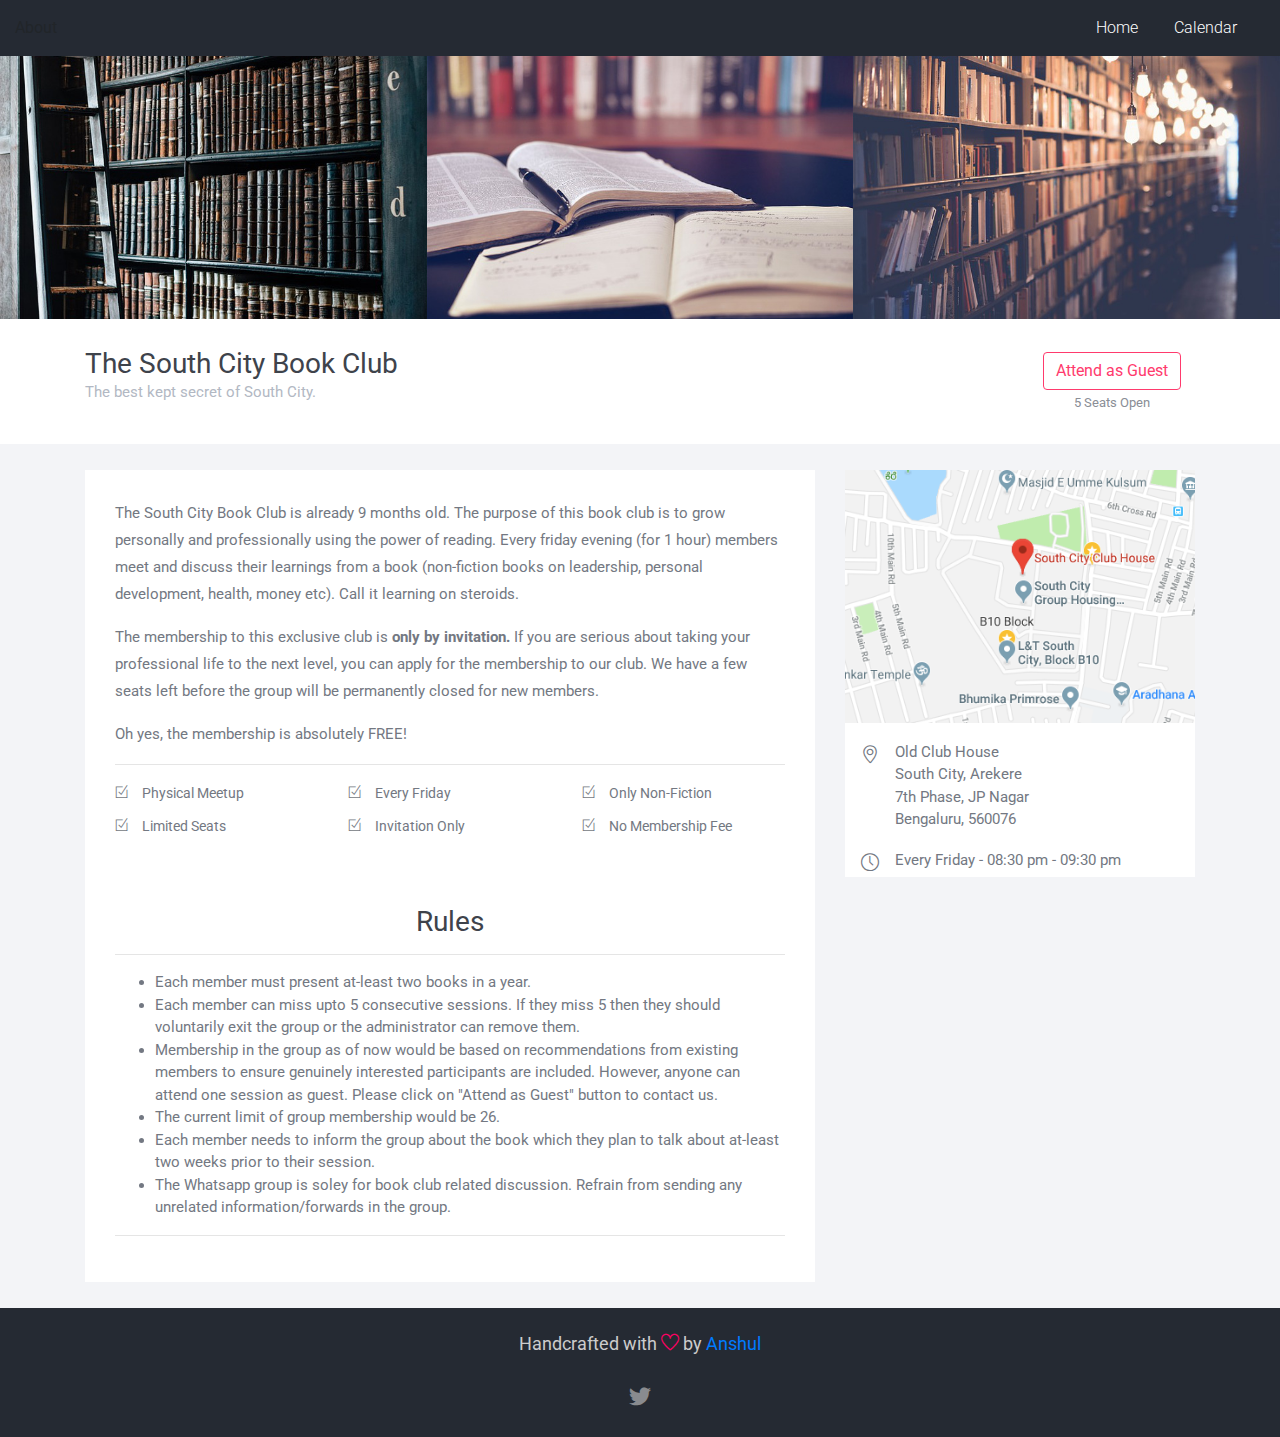
<file: about.html>
<!DOCTYPE html>
<html lang="en">

<head>
    <!-- Required meta tags -->
    <meta charset="utf-8">
    <meta http-equiv="X-UA-Compatible" content="IE=edge">
    <meta name="viewport" content="width=device-width, initial-scale=1, shrink-to-fit=no">
    <meta name="author" content="Colorlib">
    <meta name="description" content="An exclusive book club aimed to grow personally and professionally using the power of reading. Every week the members meet for 1 hour to discuss their learnings from a book (non-fiction).">
    <meta name="keywords" content="book club, south city, Bangalore, learning">
    <!-- Favicons -->
    <link rel="shortcut icon" href="#">
    <!-- Page Title -->
    <title>About South City Book Club</title>
    <!-- Bootstrap CSS -->
    <link rel="stylesheet" href="css/bootstrap.min.css">
    <!-- Google Fonts -->
    <link href="https://fonts.googleapis.com/css?family=Roboto:300,400,400i,500,700,900" rel="stylesheet">
    <!-- Simple line Icon -->
    <link rel="stylesheet" href="css/simple-line-icons.css">
    <!-- Themify Icon -->
    <link rel="stylesheet" href="css/themify-icons.css">
    <!-- Hover Effects -->
    <link rel="stylesheet" href="css/set1.css">
    <!-- Swipper Slider -->
    <link rel="stylesheet" href="css/swiper.min.css">
    <!-- Magnific Popup CSS -->
    <link rel="stylesheet" href="css/magnific-popup.css">
    <!-- Main CSS -->
    <link rel="stylesheet" href="css/style.css">

    <!-- favicon -->
    <link rel="icon" href="images/favicon.png" sizes="32x32">
	<link rel="icon" href="images/favicon.png" sizes="192x192">	
	<link rel="apple-touch-icon-precomposed" href="images/favicon.png">
	<meta name="msapplication-TileImage" content="images/favicon.pngg">
</head>

<body>
    <!--============================= HEADER =============================-->
    <div class="dark-bg sticky-top">
        <div class="container-fluid">
            <div class="row">
                <div class="col-md-12">
                    <nav class="navbar navbar-expand-lg navbar-light">
                        About
                        <!--<button class="navbar-toggler" type="button" data-toggle="collapse" data-target="#navbarNavDropdown" aria-controls="navbarNavDropdown" aria-expanded="false" aria-label="Toggle navigation">
              <span class="icon-menu"></span>
            </button>-->
                        <div class="collapse navbar-collapse justify-content-end" id="navbarNavDropdown">
                            <ul class="navbar-nav">
                                <!--<li class="nav-item dropdown">
                                    <a class="nav-link" href="#" id="navbarDropdownMenuLink" data-toggle="dropdown" aria-haspopup="true" aria-expanded="false">
                   Explore
                   <span class="icon-arrow-down"></span>
                 </a>
                                    <div class="dropdown-menu" aria-labelledby="navbarDropdownMenuLink">
                                        <a class="dropdown-item" href="#">Action</a>
                                        <a class="dropdown-item" href="#">Another action</a>
                                        <a class="dropdown-item" href="#">Something else here</a>
                                    </div>
                                </li>
                                <li class="nav-item dropdown">
                                    <a class="nav-link" href="#" id="navbarDropdownMenuLink1" data-toggle="dropdown" aria-haspopup="true" aria-expanded="false">
                  Listing
                  <span class="icon-arrow-down"></span>
                </a>
                                    <div class="dropdown-menu" aria-labelledby="navbarDropdownMenuLink">
                                        <a class="dropdown-item" href="#">Action</a>
                                        <a class="dropdown-item" href="#">Another action</a>
                                        <a class="dropdown-item" href="#">Something else here</a>
                                    </div>
                                </li>
                                <li class="nav-item dropdown">
                                    <a class="nav-link" href="#" id="navbarDropdownMenuLink2" data-toggle="dropdown" aria-haspopup="true" aria-expanded="false">
                  Pages
                  <span class="icon-arrow-down"></span>
                </a>
                                    <div class="dropdown-menu" aria-labelledby="navbarDropdownMenuLink">
                                        <a class="dropdown-item" href="#">Action</a>
                                        <a class="dropdown-item" href="#">Another action</a>
                                        <a class="dropdown-item" href="#">Something else here</a>
                                    </div>
                                </li>-->
                                <li class="nav-item">
                                    <a class="nav-link" href="/">Home</a>
                                </li>
                                <li class="nav-item">
                                    <a class="nav-link" href="/calendar.html">Calendar</a>
                                </li>
                                <!--<li class="nav-item">
                                    <a class="nav-link" href="#">Blog</a>
                                </li>
                                <li><a href="#" class="btn btn-outline-light top-btn"><span class="ti-plus"></span> Add Listing</a></li>-->
                            </ul>
                        </div>
                    </nav>
                </div>
            </div>
        </div>
    </div>
    <!--//END HEADER -->
    <!--============================= BOOKING =============================-->
    <div>
        <!-- Swiper -->
        <div class="swiper-container">
            <div class="swiper-wrapper">

                <div class="swiper-slide">
                    <a href="images/reserve-slide2-new.jpg" class="grid image-link">
                        <img src="images/reserve-slide2-new.jpg" class="img-fluid" alt="#">
                    </a>
                </div>
                <div class="swiper-slide">
                    <a href="images/reserve-slide1-new.jpg" class="grid image-link">
                        <img src="images/reserve-slide1-new.jpg" class="img-fluid" alt="#">
                    </a>
                </div>
                <div class="swiper-slide">
                    <a href="images/reserve-slide3-new.jpg" class="grid image-link">
                        <img src="images/reserve-slide3-new.jpg" class="img-fluid" alt="#">
                    </a>
                </div>
                <!--<div class="swiper-slide">
                    <a href="images/reserve-slide1-new.jpg" class="grid image-link">
                        <img src="images/reserve-slide1-new.jpg" class="img-fluid" alt="#">
                    </a>
                </div>
                <div class="swiper-slide">
                    <a href="images/reserve-slide2-new.jpg" class="grid image-link">
                        <img src="images/reserve-slide2-new.jpg" class="img-fluid" alt="#">
                    </a>
                </div>
                <div class="swiper-slide">
                    <a href="images/reserve-slide3-new.jpg" class="grid image-link">
                        <img src="images/reserve-slide3-new.jpg" class="img-fluid" alt="#">
                    </a>
                </div>-->
            </div>
            <!-- Add Pagination -->
            <!--<div class="swiper-pagination swiper-pagination-white"></div>-->
            <!-- Add Arrows -->
            <!--<div class="swiper-button-next swiper-button-white"></div>
            <div class="swiper-button-prev swiper-button-white"></div>-->
        </div>
    </div>
    <!--//END BOOKING -->
    <!--============================= RESERVE A SEAT =============================-->
    <section class="reserve-block">
        <div class="container">
            <div class="row">
                <div class="col-md-6">
                    <h5>The South City Book Club</h5>
                    <!--<p><span>$$$</span>$$</p>-->
                    <p class="reserve-description">The best kept secret of South City.</p>
                </div>
                <div class="col-md-6">
                    <div class="reserve-seat-block">
                        <!--<div class="reserve-rating">
                            <span>6 Seats Open</span>
                        </div>-->
                        <div class="review-btn">
                            <a href="http://bit.ly/30o1fxt" target="_blank" class="btn btn-outline-danger">Attend as Guest</a>
                            <span>5 Seats Open</span>
                        </div>
                        <!--<div class="reserve-btn">
                            <div class="featured-btn-wrap">
                                <a href="#" class="btn btn-danger">RESERVE A SEAT</a>
                            </div>
                        </div>-->
                    </div>
                </div>
            </div>
        </div>
    </section>
    <!--//END RESERVE A SEAT -->
    <!--============================= BOOKING DETAILS =============================-->
    <section class="light-bg booking-details_wrap">
        <div class="container">
            <div class="row">
                <div class="col-md-8 responsive-wrap">
                    <div class="booking-checkbox_wrap">
                        <div class="booking-checkbox">
                            <p>The South City Book Club is already 9 months old. The purpose of this book club is to grow personally and professionally using the power of reading. Every friday evening  (for 1 hour) members meet and discuss their learnings from a book (non-fiction books on leadership, personal development, health, money etc). Call it learning on steroids.</p>
                            <p>The membership to this exclusive club is <strong>only by invitation.</strong> If you are serious about taking your professional life to the next level, you can apply for the membership to our club. We have a few seats left before the group will be permanently closed for new members.</p>
                            <p>Oh yes, the membership is absolutely FREE!</p>
                            <hr>
                        </div>
                        <div class="row">
                            <div class="col-md-4">
                                <label class="custom-checkbox">
                        <span class="ti-check-box"></span>
                        <span class="custom-control-description">Physical Meetup</span>
                      </label> </div>
                            <div class="col-md-4">
                                <label class="custom-checkbox">
                       <span class="ti-check-box"></span>
                       <span class="custom-control-description">Every Friday</span>
                     </label>
                            </div>
                            <div class="col-md-4">
                                <label class="custom-checkbox">
                     <span class="ti-check-box"></span>
                     <span class="custom-control-description">Only Non-Fiction</span>
                   </label> </div>
                            <div class="col-md-4">
                                <label class="custom-checkbox">
                    <span class="ti-check-box"></span>
                    <span class="custom-control-description">Limited Seats</span>
                  </label>
                            </div>
                            <div class="col-md-4">
                                <label class="custom-checkbox">
                   <span class="ti-check-box"></span>
                   <span class="custom-control-description">Invitation Only</span>
                 </label> </div>
                            <div class="col-md-4">
                                <label class="custom-checkbox">
                  <span class="ti-check-box"></span>
                  <span class="custom-control-description">No Membership Fee</span>
                </label>
                            </div>
                        </div>
                    </div>

<div class="booking-checkbox_wrap">
                        <h5>Rules</h5>
                        <hr>
                        <div class="booking-checkbox">
                            <ul>
                                <li>
                                    Each member must present at-least two books in a year.
                                </li>
                                <li>
                                    Each member can miss upto 5 consecutive sessions. If they miss 5 then they should voluntarily exit the group or the administrator can remove them.
                                </li>
                                <li>
                                    Membership in the group as of now would be based on recommendations from existing members to ensure genuinely interested participants are included. However, anyone can attend one session as guest. Please click on "Attend as Guest" button to contact us.
                                </li>
                                <li>
                                    The current limit of group membership would be 26.
                                </li>
                                <li>
                                    Each member needs to inform the group about the book which they plan to talk about at-least two weeks prior to their session.
                                </li>
                                <li>
                                    The Whatsapp group is soley for book club related discussion. Refrain from sending any unrelated information/forwards in the group.
                                </li>                                
                            </ul>
                            
                            <hr>
                        </div>                        
                    </div>

                    <!--<div class="booking-checkbox_wrap mt-4">
                        <h5>34 Reviews</h5>
                        <hr>
                        <div class="customer-review_wrap">
                            <div class="customer-img">
                                <img src="images/customer-img1.jpg" class="img-fluid" alt="#">
                                <p>Amanda G</p>
                                <span>35 Reviews</span>
                            </div>
                            <div class="customer-content-wrap">
                                <div class="customer-content">
                                    <div class="customer-review">
                                        <h6>Best noodles in the Newyork city</h6>
                                        <span></span>
                                        <span></span>
                                        <span></span>
                                        <span></span>
                                        <span class="round-icon-blank"></span>
                                        <p>Reviewed 2 days ago</p>
                                    </div>
                                    <div class="customer-rating">8.0</div>
                                </div>
                                <p class="customer-text">I love the noodles here but it is so rare that I get to come here. Tasty Hand-Pulled Noodles is the best type of whole in the wall restaurant. The staff are really nice, and you should be seated quickly. I usually get the
                                    hand pulled noodles in a soup. House Special #1 is amazing and the lamb noodles are also great. If you want your noodles a little chewier, get the knife cut noodles, which are also amazing. Their dumplings are great
                                    dipped in their chili sauce.
                                </p>
                                <p class="customer-text">I love how you can see into the kitchen and watch them make the noodles and you can definitely tell that this is a family run establishment. The prices are are great with one dish maybe being $9. You just have to remember
                                    to bring cash.
                                </p>
                                <ul>
                                    <li><img src="images/review-img1.jpg" class="img-fluid" alt="#"></li>
                                    <li><img src="images/review-img2.jpg" class="img-fluid" alt="#"></li>
                                    <li><img src="images/review-img3.jpg" class="img-fluid" alt="#"></li>
                                </ul>
                                <span>28 people marked this review as helpful</span>
                                <a href="#"><span class="icon-like"></span>Helpful</a>
                            </div>
                        </div>
                        <hr>
                        <div class="customer-review_wrap">
                            <div class="customer-img">
                                <img src="images/customer-img2.jpg" class="img-fluid" alt="#">
                                <p>Kevin W</p>
                                <span>17 Reviews</span>
                            </div>
                            <div class="customer-content-wrap">
                                <div class="customer-content">
                                    <div class="customer-review">
                                        <h6>A hole-in-the-wall old school shop.</h6>
                                        <span class="customer-rating-red"></span>
                                        <span class="round-icon-blank"></span>
                                        <span class="round-icon-blank"></span>
                                        <span class="round-icon-blank"></span>
                                        <span class="round-icon-blank"></span>
                                        <p>Reviewed 3 months ago</p>
                                    </div>
                                    <div class="customer-rating customer-rating-red">2.0</div>
                                </div>
                                <p class="customer-text">The dumplings were so greasy...the pan-fried shrimp noodles were the same. So much oil and grease it was difficult to eat. The shrimp noodles only come with 3 shrimp (luckily the dish itself is cheap) </p>
                                <p class="customer-text">The beef noodle soup was okay. I added black vinegar into the broth to give it some extra flavor. The soup has bok choy which I liked - it's a nice textural element. The shop itself is really unclean (which is the case
                                    in many restaurants in Chinatown) They don't wipe down the tables after customers have eaten. If you peak into the kitchen many of their supplies are on the ground which is unsettling... </p>
                                <span>10 people marked this review as helpful</span>
                                <a href="#"><span class="icon-like"></span>Helpful</a>
                            </div>
                        </div>
                    </div>-->
                    
                </div>
                <div class="col-md-4 responsive-wrap">
                    <div class="contact-info">
                        <a href="https://goo.gl/maps/PMgw1VhuLan" target="_blank"><img src="images/map-2.png" class="img-fluid" alt="#"></a>
                        <div class="address">
                            <span class="icon-location-pin"></span>
                            <p>Old Club House<br> South City, Arekere<br>7th Phase, JP Nagar<br> Bengaluru, 560076</p>
                        </div>
                        <!--<div class="address">
                            <span class="icon-screen-smartphone"></span>
                            <p> +44 20 7336 8898</p>
                        </div>
                        <div class="address">
                            <span class="icon-link"></span>
                            <p>https://burgerandlobster.com</p>
                        </div>-->
                        <div class="address">
                            <span class="icon-clock"></span>
                            <p>Every Friday - 08:30 pm - 09:30 pm <br>
                                <!--<span class="open-now">OPEN NOW</span></p>-->
                        </div>
                        <!--<a href="#" class="btn btn-outline-danger btn-contact">SEND A MESSAGE</a>-->
                    </div>
                    <!--<div class="follow">
                        <div class="follow-img">
                            <img src="images/follow-img.jpg" class="img-fluid" alt="#">
                            <h6>Christine Evans</h6>
                            <span>New York</span>
                        </div>
                        <ul class="social-counts">
                            <li>
                                <h6>26</h6>
                                <span>Listings</span>
                            </li>
                            <li>
                                <h6>326</h6>
                                <span>Followers</span>
                            </li>
                            <li>
                                <h6>12</h6>
                                <span>Followers</span>
                            </li>
                        </ul>
                        <a href="#">FOLLOW</a>
                    </div>-->
                </div>
            </div>
        </div>
    </section>
    <!--//END BOOKING DETAILS -->
    <!--============================= FOOTER =============================-->
    <footer class="main-block dark-bg">
        <div class="container">
            <div class="row">
                <div class="col-md-12">
                    <div class="copyright">
                        <!-- Link back to Colorlib can't be removed. Template is licensed under CC BY 3.0. -->
                        <!--<p>Copyright &copy; 2018 Listing. All rights reserved | This template is made with <i class="ti-heart" aria-hidden="true"></i> by <a href="https://colorlib.com" target="_blank">Colorlib</a></p>-->
                        <p>Handcrafted with <i class="ti-heart" style="color: #FF0063;" aria-hidden="true"></i> by <a href="https://www.linkedin.com/in/anshulkhare/" target="_blank">Anshul</a></p>
                        <!-- Link back to Colorlib can't be removed. Template is licensed under CC BY 3.0. -->
                        <ul>
                            <!--<li><a href="#"><span class="ti-facebook"></span></a></li>-->
                            <li><a href="https://twitter.com/anshul81"><span class="ti-twitter-alt"></span></a></li>
                            <!--<li><a href="#"><span class="ti-instagram"></span></a></li>-->
                        </ul>
                    </div>
                </div>
            </div>
        </div>
    </footer>
    <!--//END FOOTER -->




    <!-- jQuery, Bootstrap JS. -->
    <!-- jQuery first, then Popper.js, then Bootstrap JS -->
    <script src="js/jquery-3.2.1.min.js"></script>
    <script src="js/popper.min.js"></script>
    <script src="js/bootstrap.min.js"></script>
    <!-- Magnific popup JS -->
    <script src="js/jquery.magnific-popup.js"></script>
    <!-- Swipper Slider JS -->
    <script src="js/swiper.min.js"></script>
    <script>
        var swiper = new Swiper('.swiper-container', {
            slidesPerView: 3,
            slidesPerGroup: 3,
            loop: true,
            loopFillGroupWithBlank: true,
            pagination: {
                el: '.swiper-pagination',
                clickable: true,
            },
            navigation: {
                nextEl: '.swiper-button-next',
                prevEl: '.swiper-button-prev',
            },
        });
    </script>
    <script>
        if ($('.image-link').length) {
            $('.image-link').magnificPopup({
                type: 'image',
                gallery: {
                    enabled: true
                }
            });
        }
        if ($('.image-link2').length) {
            $('.image-link2').magnificPopup({
                type: 'image',
                gallery: {
                    enabled: true
                }
            });
        }
    </script>
</body>

</html>
</file>
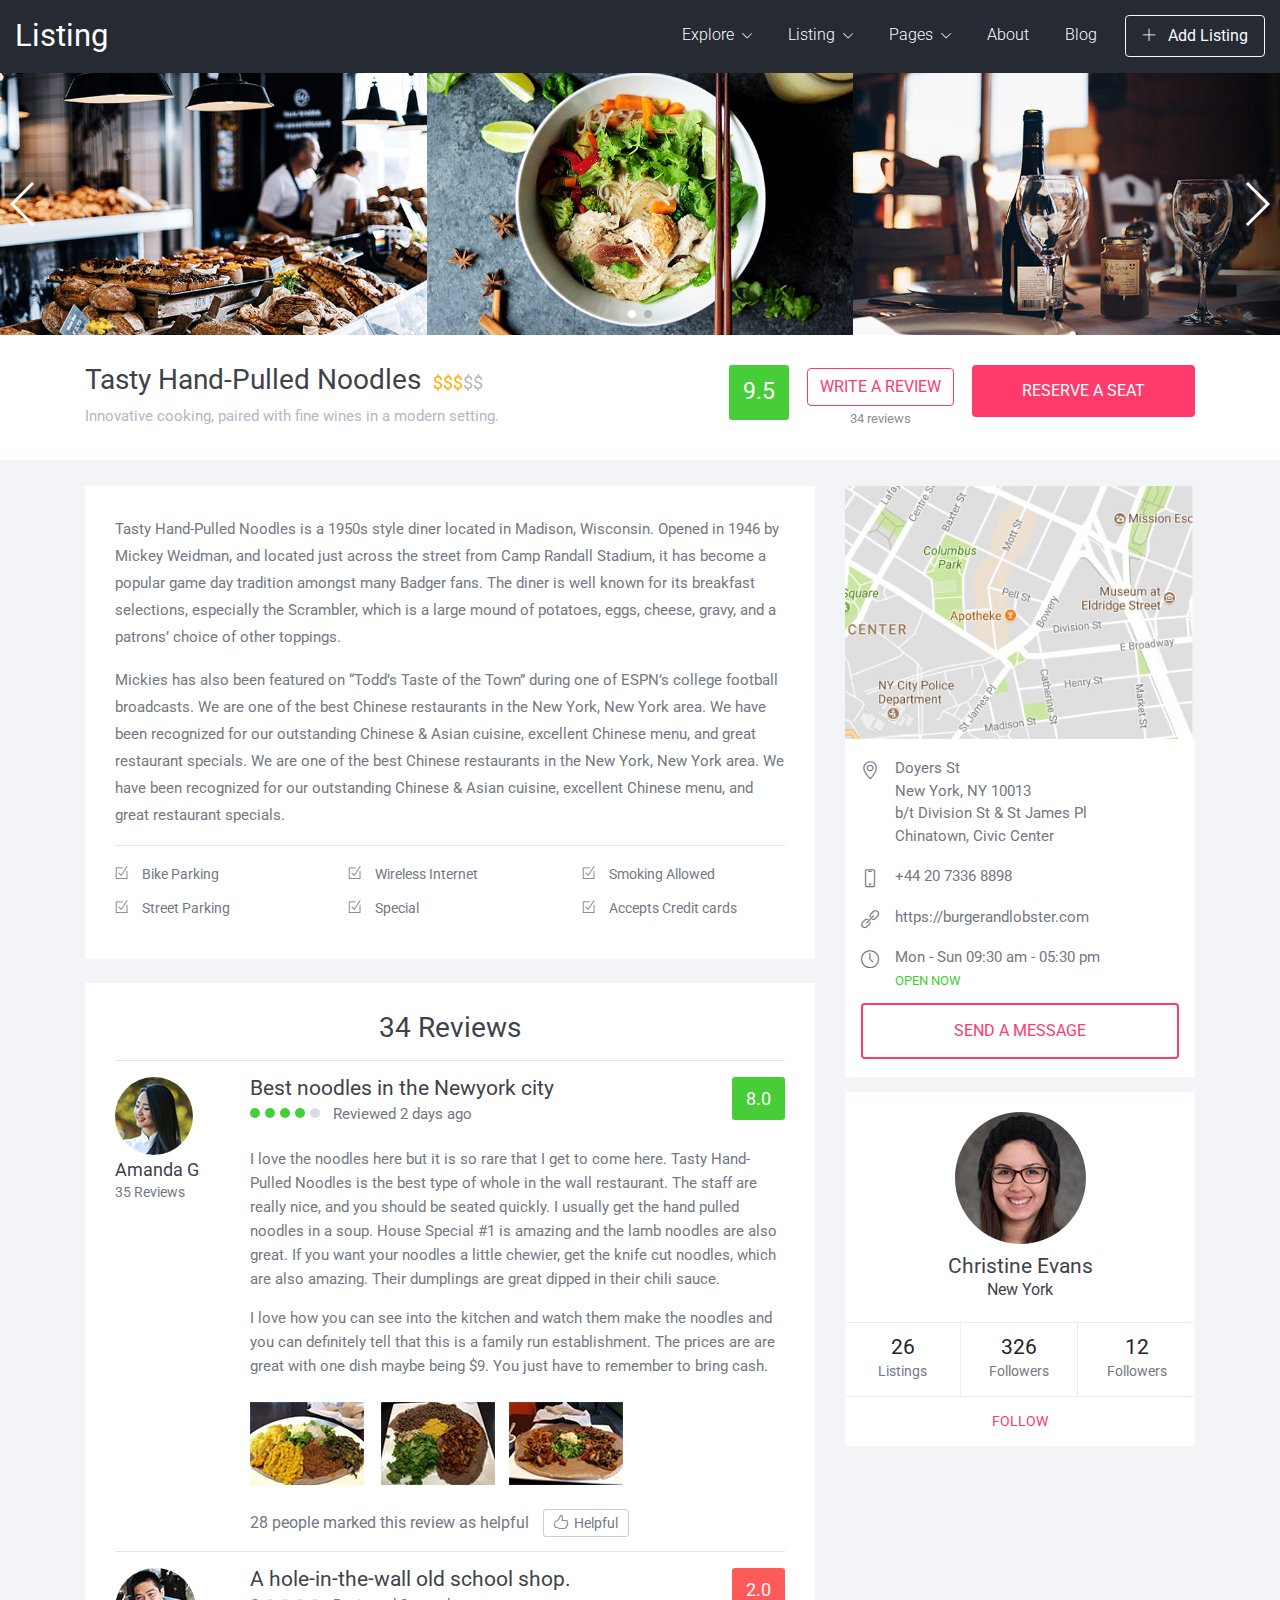
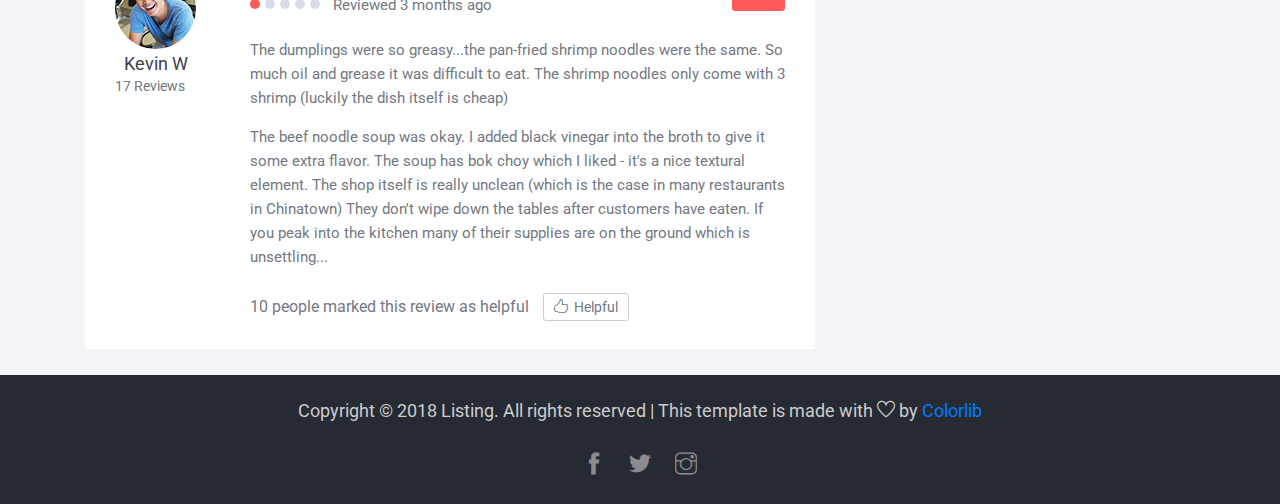
<file: detail.html>
<!DOCTYPE html>
<html lang="en">

<head>
    <!-- Required meta tags -->
    <meta charset="utf-8">
    <meta http-equiv="X-UA-Compatible" content="IE=edge">
    <meta name="viewport" content="width=device-width, initial-scale=1, shrink-to-fit=no">
    <meta name="author" content="Colorlib">
    <meta name="description" content="#">
    <meta name="keywords" content="#">
    <!-- Favicons -->
    <link rel="shortcut icon" href="#">
    <!-- Page Title -->
    <title>Listing &amp; Directory Website Template</title>
    <!-- Bootstrap CSS -->
    <link rel="stylesheet" href="css/bootstrap.min.css">
    <!-- Google Fonts -->
    <link href="https://fonts.googleapis.com/css?family=Roboto:300,400,400i,500,700,900" rel="stylesheet">
    <!-- Simple line Icon -->
    <link rel="stylesheet" href="css/simple-line-icons.css">
    <!-- Themify Icon -->
    <link rel="stylesheet" href="css/themify-icons.css">
    <!-- Hover Effects -->
    <link rel="stylesheet" href="css/set1.css">
    <!-- Swipper Slider -->
    <link rel="stylesheet" href="css/swiper.min.css">
    <!-- Magnific Popup CSS -->
    <link rel="stylesheet" href="css/magnific-popup.css">
    <!-- Main CSS -->
    <link rel="stylesheet" href="css/style.css">
</head>

<body>
    <!--============================= HEADER =============================-->
    <div class="dark-bg sticky-top">
        <div class="container-fluid">
            <div class="row">
                <div class="col-md-12">
                    <nav class="navbar navbar-expand-lg navbar-light">
                        <a class="navbar-brand" href="index.html">Listing</a>
                        <button class="navbar-toggler" type="button" data-toggle="collapse" data-target="#navbarNavDropdown" aria-controls="navbarNavDropdown" aria-expanded="false" aria-label="Toggle navigation">
              <span class="icon-menu"></span>
            </button>
                        <div class="collapse navbar-collapse justify-content-end" id="navbarNavDropdown">
                            <ul class="navbar-nav">
                                <li class="nav-item dropdown">
                                    <a class="nav-link" href="#" id="navbarDropdownMenuLink" data-toggle="dropdown" aria-haspopup="true" aria-expanded="false">
                   Explore
                   <span class="icon-arrow-down"></span>
                 </a>
                                    <div class="dropdown-menu" aria-labelledby="navbarDropdownMenuLink">
                                        <a class="dropdown-item" href="#">Action</a>
                                        <a class="dropdown-item" href="#">Another action</a>
                                        <a class="dropdown-item" href="#">Something else here</a>
                                    </div>
                                </li>
                                <li class="nav-item dropdown">
                                    <a class="nav-link" href="#" id="navbarDropdownMenuLink1" data-toggle="dropdown" aria-haspopup="true" aria-expanded="false">
                  Listing
                  <span class="icon-arrow-down"></span>
                </a>
                                    <div class="dropdown-menu" aria-labelledby="navbarDropdownMenuLink">
                                        <a class="dropdown-item" href="#">Action</a>
                                        <a class="dropdown-item" href="#">Another action</a>
                                        <a class="dropdown-item" href="#">Something else here</a>
                                    </div>
                                </li>
                                <li class="nav-item dropdown">
                                    <a class="nav-link" href="#" id="navbarDropdownMenuLink2" data-toggle="dropdown" aria-haspopup="true" aria-expanded="false">
                  Pages
                  <span class="icon-arrow-down"></span>
                </a>
                                    <div class="dropdown-menu" aria-labelledby="navbarDropdownMenuLink">
                                        <a class="dropdown-item" href="#">Action</a>
                                        <a class="dropdown-item" href="#">Another action</a>
                                        <a class="dropdown-item" href="#">Something else here</a>
                                    </div>
                                </li>
                                <li class="nav-item active">
                                    <a class="nav-link" href="#">About</a>
                                </li>
                                <li class="nav-item">
                                    <a class="nav-link" href="#">Blog</a>
                                </li>
                                <li><a href="#" class="btn btn-outline-light top-btn"><span class="ti-plus"></span> Add Listing</a></li>
                            </ul>
                        </div>
                    </nav>
                </div>
            </div>
        </div>
    </div>
    <!--//END HEADER -->
    <!--============================= BOOKING =============================-->
    <div>
        <!-- Swiper -->
        <div class="swiper-container">
            <div class="swiper-wrapper">

                <div class="swiper-slide">
                    <a href="images/reserve-slide2.jpg" class="grid image-link">
                        <img src="images/reserve-slide2.jpg" class="img-fluid" alt="#">
                    </a>
                </div>
                <div class="swiper-slide">
                    <a href="images/reserve-slide1.jpg" class="grid image-link">
                        <img src="images/reserve-slide1.jpg" class="img-fluid" alt="#">
                    </a>
                </div>
                <div class="swiper-slide">
                    <a href="images/reserve-slide3.jpg" class="grid image-link">
                        <img src="images/reserve-slide3.jpg" class="img-fluid" alt="#">
                    </a>
                </div>
                <div class="swiper-slide">
                    <a href="images/reserve-slide1.jpg" class="grid image-link">
                        <img src="images/reserve-slide1.jpg" class="img-fluid" alt="#">
                    </a>
                </div>
                <div class="swiper-slide">
                    <a href="images/reserve-slide2.jpg" class="grid image-link">
                        <img src="images/reserve-slide2.jpg" class="img-fluid" alt="#">
                    </a>
                </div>
                <div class="swiper-slide">
                    <a href="images/reserve-slide3.jpg" class="grid image-link">
                        <img src="images/reserve-slide3.jpg" class="img-fluid" alt="#">
                    </a>
                </div>
            </div>
            <!-- Add Pagination -->
            <div class="swiper-pagination swiper-pagination-white"></div>
            <!-- Add Arrows -->
            <div class="swiper-button-next swiper-button-white"></div>
            <div class="swiper-button-prev swiper-button-white"></div>
        </div>
    </div>
    <!--//END BOOKING -->
    <!--============================= RESERVE A SEAT =============================-->
    <section class="reserve-block">
        <div class="container">
            <div class="row">
                <div class="col-md-6">
                    <h5>Tasty Hand-Pulled Noodles</h5>
                    <p><span>$$$</span>$$</p>
                    <p class="reserve-description">Innovative cooking, paired with fine wines in a modern setting.</p>
                </div>
                <div class="col-md-6">
                    <div class="reserve-seat-block">
                        <div class="reserve-rating">
                            <span>9.5</span>
                        </div>
                        <div class="review-btn">
                            <a href="#" class="btn btn-outline-danger">WRITE A REVIEW</a>
                            <span>34 reviews</span>
                        </div>
                        <div class="reserve-btn">
                            <div class="featured-btn-wrap">
                                <a href="#" class="btn btn-danger">RESERVE A SEAT</a>
                            </div>
                        </div>
                    </div>
                </div>
            </div>
        </div>
    </section>
    <!--//END RESERVE A SEAT -->
    <!--============================= BOOKING DETAILS =============================-->
    <section class="light-bg booking-details_wrap">
        <div class="container">
            <div class="row">
                <div class="col-md-8 responsive-wrap">
                    <div class="booking-checkbox_wrap">
                        <div class="booking-checkbox">
                            <p>Tasty Hand-Pulled Noodles is a 1950s style diner located in Madison, Wisconsin. Opened in 1946 by Mickey Weidman, and located just across the street from Camp Randall Stadium, it has become a popular game day tradition amongst
                                many Badger fans. The diner is well known for its breakfast selections, especially the Scrambler, which is a large mound of potatoes, eggs, cheese, gravy, and a patrons’ choice of other toppings.</p>
                            <p>Mickies has also been featured on “Todd’s Taste of the Town” during one of ESPN’s college football broadcasts. We are one of the best Chinese restaurants in the New York, New York area. We have been recognized for our outstanding
                                Chinese & Asian cuisine, excellent Chinese menu, and great restaurant specials. We are one of the best Chinese restaurants in the New York, New York area. We have been recognized for our outstanding Chinese & Asian cuisine,
                                excellent Chinese menu, and great restaurant specials.</p>
                            <hr>
                        </div>
                        <div class="row">
                            <div class="col-md-4">
                                <label class="custom-checkbox">
                        <span class="ti-check-box"></span>
                        <span class="custom-control-description">Bike Parking</span>
                      </label> </div>
                            <div class="col-md-4">
                                <label class="custom-checkbox">
                       <span class="ti-check-box"></span>
                       <span class="custom-control-description">Wireless Internet  </span>
                     </label>
                            </div>
                            <div class="col-md-4">
                                <label class="custom-checkbox">
                     <span class="ti-check-box"></span>
                     <span class="custom-control-description">Smoking Allowed  </span>
                   </label> </div>
                            <div class="col-md-4">
                                <label class="custom-checkbox">
                    <span class="ti-check-box"></span>
                    <span class="custom-control-description">Street Parking</span>
                  </label>
                            </div>
                            <div class="col-md-4">
                                <label class="custom-checkbox">
                   <span class="ti-check-box"></span>
                   <span class="custom-control-description">Special</span>
                 </label> </div>
                            <div class="col-md-4">
                                <label class="custom-checkbox">
                  <span class="ti-check-box"></span>
                  <span class="custom-control-description">Accepts Credit cards</span>
                </label>
                            </div>
                        </div>
                    </div>
                    <div class="booking-checkbox_wrap mt-4">
                        <h5>34 Reviews</h5>
                        <hr>
                        <div class="customer-review_wrap">
                            <div class="customer-img">
                                <img src="images/customer-img1.jpg" class="img-fluid" alt="#">
                                <p>Amanda G</p>
                                <span>35 Reviews</span>
                            </div>
                            <div class="customer-content-wrap">
                                <div class="customer-content">
                                    <div class="customer-review">
                                        <h6>Best noodles in the Newyork city</h6>
                                        <span></span>
                                        <span></span>
                                        <span></span>
                                        <span></span>
                                        <span class="round-icon-blank"></span>
                                        <p>Reviewed 2 days ago</p>
                                    </div>
                                    <div class="customer-rating">8.0</div>
                                </div>
                                <p class="customer-text">I love the noodles here but it is so rare that I get to come here. Tasty Hand-Pulled Noodles is the best type of whole in the wall restaurant. The staff are really nice, and you should be seated quickly. I usually get the
                                    hand pulled noodles in a soup. House Special #1 is amazing and the lamb noodles are also great. If you want your noodles a little chewier, get the knife cut noodles, which are also amazing. Their dumplings are great
                                    dipped in their chili sauce.
                                </p>
                                <p class="customer-text">I love how you can see into the kitchen and watch them make the noodles and you can definitely tell that this is a family run establishment. The prices are are great with one dish maybe being $9. You just have to remember
                                    to bring cash.
                                </p>
                                <ul>
                                    <li><img src="images/review-img1.jpg" class="img-fluid" alt="#"></li>
                                    <li><img src="images/review-img2.jpg" class="img-fluid" alt="#"></li>
                                    <li><img src="images/review-img3.jpg" class="img-fluid" alt="#"></li>
                                </ul>
                                <span>28 people marked this review as helpful</span>
                                <a href="#"><span class="icon-like"></span>Helpful</a>
                            </div>
                        </div>
                        <hr>
                        <div class="customer-review_wrap">
                            <div class="customer-img">
                                <img src="images/customer-img2.jpg" class="img-fluid" alt="#">
                                <p>Kevin W</p>
                                <span>17 Reviews</span>
                            </div>
                            <div class="customer-content-wrap">
                                <div class="customer-content">
                                    <div class="customer-review">
                                        <h6>A hole-in-the-wall old school shop.</h6>
                                        <span class="customer-rating-red"></span>
                                        <span class="round-icon-blank"></span>
                                        <span class="round-icon-blank"></span>
                                        <span class="round-icon-blank"></span>
                                        <span class="round-icon-blank"></span>
                                        <p>Reviewed 3 months ago</p>
                                    </div>
                                    <div class="customer-rating customer-rating-red">2.0</div>
                                </div>
                                <p class="customer-text">The dumplings were so greasy...the pan-fried shrimp noodles were the same. So much oil and grease it was difficult to eat. The shrimp noodles only come with 3 shrimp (luckily the dish itself is cheap) </p>
                                <p class="customer-text">The beef noodle soup was okay. I added black vinegar into the broth to give it some extra flavor. The soup has bok choy which I liked - it's a nice textural element. The shop itself is really unclean (which is the case
                                    in many restaurants in Chinatown) They don't wipe down the tables after customers have eaten. If you peak into the kitchen many of their supplies are on the ground which is unsettling... </p>
                                <span>10 people marked this review as helpful</span>
                                <a href="#"><span class="icon-like"></span>Helpful</a>
                            </div>
                        </div>
                    </div>
                </div>
                <div class="col-md-4 responsive-wrap">
                    <div class="contact-info">
                        <img src="images/map.jpg" class="img-fluid" alt="#">
                        <div class="address">
                            <span class="icon-location-pin"></span>
                            <p> Doyers St<br> New York, NY 10013<br> b/t Division St & St James Pl <br> Chinatown, Civic Center</p>
                        </div>
                        <div class="address">
                            <span class="icon-screen-smartphone"></span>
                            <p> +44 20 7336 8898</p>
                        </div>
                        <div class="address">
                            <span class="icon-link"></span>
                            <p>https://burgerandlobster.com</p>
                        </div>
                        <div class="address">
                            <span class="icon-clock"></span>
                            <p>Mon - Sun 09:30 am - 05:30 pm <br>
                                <span class="open-now">OPEN NOW</span></p>
                        </div>
                        <a href="#" class="btn btn-outline-danger btn-contact">SEND A MESSAGE</a>
                    </div>
                    <div class="follow">
                        <div class="follow-img">
                            <img src="images/follow-img.jpg" class="img-fluid" alt="#">
                            <h6>Christine Evans</h6>
                            <span>New York</span>
                        </div>
                        <ul class="social-counts">
                            <li>
                                <h6>26</h6>
                                <span>Listings</span>
                            </li>
                            <li>
                                <h6>326</h6>
                                <span>Followers</span>
                            </li>
                            <li>
                                <h6>12</h6>
                                <span>Followers</span>
                            </li>
                        </ul>
                        <a href="#">FOLLOW</a>
                    </div>
                </div>
            </div>
        </div>
    </section>
    <!--//END BOOKING DETAILS -->
    <!--============================= FOOTER =============================-->
    <footer class="main-block dark-bg">
        <div class="container">
            <div class="row">
                <div class="col-md-12">
                    <div class="copyright">
                        <!-- Link back to Colorlib can't be removed. Template is licensed under CC BY 3.0. -->
                        <p>Copyright &copy; 2018 Listing. All rights reserved | This template is made with <i class="ti-heart" aria-hidden="true"></i> by <a href="https://colorlib.com" target="_blank">Colorlib</a></p>
                        <!-- Link back to Colorlib can't be removed. Template is licensed under CC BY 3.0. -->
                        <ul>
                            <li><a href="#"><span class="ti-facebook"></span></a></li>
                            <li><a href="#"><span class="ti-twitter-alt"></span></a></li>
                            <li><a href="#"><span class="ti-instagram"></span></a></li>
                        </ul>
                    </div>
                </div>
            </div>
        </div>
    </footer>
    <!--//END FOOTER -->




    <!-- jQuery, Bootstrap JS. -->
    <!-- jQuery first, then Popper.js, then Bootstrap JS -->
    <script src="js/jquery-3.2.1.min.js"></script>
    <script src="js/popper.min.js"></script>
    <script src="js/bootstrap.min.js"></script>
    <!-- Magnific popup JS -->
    <script src="js/jquery.magnific-popup.js"></script>
    <!-- Swipper Slider JS -->
    <script src="js/swiper.min.js"></script>
    <script>
        var swiper = new Swiper('.swiper-container', {
            slidesPerView: 3,
            slidesPerGroup: 3,
            loop: true,
            loopFillGroupWithBlank: true,
            pagination: {
                el: '.swiper-pagination',
                clickable: true,
            },
            navigation: {
                nextEl: '.swiper-button-next',
                prevEl: '.swiper-button-prev',
            },
        });
    </script>
    <script>
        if ($('.image-link').length) {
            $('.image-link').magnificPopup({
                type: 'image',
                gallery: {
                    enabled: true
                }
            });
        }
        if ($('.image-link2').length) {
            $('.image-link2').magnificPopup({
                type: 'image',
                gallery: {
                    enabled: true
                }
            });
        }
    </script>
</body>

</html>
</file>
<file: css/simple-line-icons.css>
@font-face {
  font-family: 'simple-line-icons';
  src: url('../fonts/Simple-Line-Icons.eot?v=2.4.0');
  src: url('../fonts/Simple-Line-Icons.eot?v=2.4.0#iefix') format('embedded-opentype'), url('../fonts/Simple-Line-Icons.woff2?v=2.4.0') format('woff2'), url('../fonts/Simple-Line-Icons.ttf?v=2.4.0') format('truetype'), url('../fonts/Simple-Line-Icons.woff?v=2.4.0') format('woff'), url('../fonts/Simple-Line-Icons.svg?v=2.4.0#simple-line-icons') format('svg');
  font-weight: normal;
  font-style: normal;
}
/*
 Use the following CSS code if you want to have a class per icon.
 Instead of a list of all class selectors, you can use the generic [class*="icon-"] selector, but it's slower:
*/
.icon-user,
.icon-people,
.icon-user-female,
.icon-user-follow,
.icon-user-following,
.icon-user-unfollow,
.icon-login,
.icon-logout,
.icon-emotsmile,
.icon-phone,
.icon-call-end,
.icon-call-in,
.icon-call-out,
.icon-map,
.icon-location-pin,
.icon-direction,
.icon-directions,
.icon-compass,
.icon-layers,
.icon-menu,
.icon-list,
.icon-options-vertical,
.icon-options,
.icon-arrow-down,
.icon-arrow-left,
.icon-arrow-right,
.icon-arrow-up,
.icon-arrow-up-circle,
.icon-arrow-left-circle,
.icon-arrow-right-circle,
.icon-arrow-down-circle,
.icon-check,
.icon-clock,
.icon-plus,
.icon-minus,
.icon-close,
.icon-event,
.icon-exclamation,
.icon-organization,
.icon-trophy,
.icon-screen-smartphone,
.icon-screen-desktop,
.icon-plane,
.icon-notebook,
.icon-mustache,
.icon-mouse,
.icon-magnet,
.icon-energy,
.icon-disc,
.icon-cursor,
.icon-cursor-move,
.icon-crop,
.icon-chemistry,
.icon-speedometer,
.icon-shield,
.icon-screen-tablet,
.icon-magic-wand,
.icon-hourglass,
.icon-graduation,
.icon-ghost,
.icon-game-controller,
.icon-fire,
.icon-eyeglass,
.icon-envelope-open,
.icon-envelope-letter,
.icon-bell,
.icon-badge,
.icon-anchor,
.icon-wallet,
.icon-vector,
.icon-speech,
.icon-puzzle,
.icon-printer,
.icon-present,
.icon-playlist,
.icon-pin,
.icon-picture,
.icon-handbag,
.icon-globe-alt,
.icon-globe,
.icon-folder-alt,
.icon-folder,
.icon-film,
.icon-feed,
.icon-drop,
.icon-drawer,
.icon-docs,
.icon-doc,
.icon-diamond,
.icon-cup,
.icon-calculator,
.icon-bubbles,
.icon-briefcase,
.icon-book-open,
.icon-basket-loaded,
.icon-basket,
.icon-bag,
.icon-action-undo,
.icon-action-redo,
.icon-wrench,
.icon-umbrella,
.icon-trash,
.icon-tag,
.icon-support,
.icon-frame,
.icon-size-fullscreen,
.icon-size-actual,
.icon-shuffle,
.icon-share-alt,
.icon-share,
.icon-rocket,
.icon-question,
.icon-pie-chart,
.icon-pencil,
.icon-note,
.icon-loop,
.icon-home,
.icon-grid,
.icon-graph,
.icon-microphone,
.icon-music-tone-alt,
.icon-music-tone,
.icon-earphones-alt,
.icon-earphones,
.icon-equalizer,
.icon-like,
.icon-dislike,
.icon-control-start,
.icon-control-rewind,
.icon-control-play,
.icon-control-pause,
.icon-control-forward,
.icon-control-end,
.icon-volume-1,
.icon-volume-2,
.icon-volume-off,
.icon-calendar,
.icon-bulb,
.icon-chart,
.icon-ban,
.icon-bubble,
.icon-camrecorder,
.icon-camera,
.icon-cloud-download,
.icon-cloud-upload,
.icon-envelope,
.icon-eye,
.icon-flag,
.icon-heart,
.icon-info,
.icon-key,
.icon-link,
.icon-lock,
.icon-lock-open,
.icon-magnifier,
.icon-magnifier-add,
.icon-magnifier-remove,
.icon-paper-clip,
.icon-paper-plane,
.icon-power,
.icon-refresh,
.icon-reload,
.icon-settings,
.icon-star,
.icon-symbol-female,
.icon-symbol-male,
.icon-target,
.icon-credit-card,
.icon-paypal,
.icon-social-tumblr,
.icon-social-twitter,
.icon-social-facebook,
.icon-social-instagram,
.icon-social-linkedin,
.icon-social-pinterest,
.icon-social-github,
.icon-social-google,
.icon-social-reddit,
.icon-social-skype,
.icon-social-dribbble,
.icon-social-behance,
.icon-social-foursqare,
.icon-social-soundcloud,
.icon-social-spotify,
.icon-social-stumbleupon,
.icon-social-youtube,
.icon-social-dropbox,
.icon-social-vkontakte,
.icon-social-steam {
  font-family: 'simple-line-icons';
  speak: none;
  font-style: normal;
  font-weight: normal;
  font-variant: normal;
  text-transform: none;
  line-height: 1;
  /* Better Font Rendering =========== */
  -webkit-font-smoothing: antialiased;
  -moz-osx-font-smoothing: grayscale;
}
.icon-user:before {
  content: "\e005";
}
.icon-people:before {
  content: "\e001";
}
.icon-user-female:before {
  content: "\e000";
}
.icon-user-follow:before {
  content: "\e002";
}
.icon-user-following:before {
  content: "\e003";
}
.icon-user-unfollow:before {
  content: "\e004";
}
.icon-login:before {
  content: "\e066";
}
.icon-logout:before {
  content: "\e065";
}
.icon-emotsmile:before {
  content: "\e021";
}
.icon-phone:before {
  content: "\e600";
}
.icon-call-end:before {
  content: "\e048";
}
.icon-call-in:before {
  content: "\e047";
}
.icon-call-out:before {
  content: "\e046";
}
.icon-map:before {
  content: "\e033";
}
.icon-location-pin:before {
  content: "\e096";
}
.icon-direction:before {
  content: "\e042";
}
.icon-directions:before {
  content: "\e041";
}
.icon-compass:before {
  content: "\e045";
}
.icon-layers:before {
  content: "\e034";
}
.icon-menu:before {
  content: "\e601";
}
.icon-list:before {
  content: "\e067";
}
.icon-options-vertical:before {
  content: "\e602";
}
.icon-options:before {
  content: "\e603";
}
.icon-arrow-down:before {
  content: "\e604";
}
.icon-arrow-left:before {
  content: "\e605";
}
.icon-arrow-right:before {
  content: "\e606";
}
.icon-arrow-up:before {
  content: "\e607";
}
.icon-arrow-up-circle:before {
  content: "\e078";
}
.icon-arrow-left-circle:before {
  content: "\e07a";
}
.icon-arrow-right-circle:before {
  content: "\e079";
}
.icon-arrow-down-circle:before {
  content: "\e07b";
}
.icon-check:before {
  content: "\e080";
}
.icon-clock:before {
  content: "\e081";
}
.icon-plus:before {
  content: "\e095";
}
.icon-minus:before {
  content: "\e615";
}
.icon-close:before {
  content: "\e082";
}
.icon-event:before {
  content: "\e619";
}
.icon-exclamation:before {
  content: "\e617";
}
.icon-organization:before {
  content: "\e616";
}
.icon-trophy:before {
  content: "\e006";
}
.icon-screen-smartphone:before {
  content: "\e010";
}
.icon-screen-desktop:before {
  content: "\e011";
}
.icon-plane:before {
  content: "\e012";
}
.icon-notebook:before {
  content: "\e013";
}
.icon-mustache:before {
  content: "\e014";
}
.icon-mouse:before {
  content: "\e015";
}
.icon-magnet:before {
  content: "\e016";
}
.icon-energy:before {
  content: "\e020";
}
.icon-disc:before {
  content: "\e022";
}
.icon-cursor:before {
  content: "\e06e";
}
.icon-cursor-move:before {
  content: "\e023";
}
.icon-crop:before {
  content: "\e024";
}
.icon-chemistry:before {
  content: "\e026";
}
.icon-speedometer:before {
  content: "\e007";
}
.icon-shield:before {
  content: "\e00e";
}
.icon-screen-tablet:before {
  content: "\e00f";
}
.icon-magic-wand:before {
  content: "\e017";
}
.icon-hourglass:before {
  content: "\e018";
}
.icon-graduation:before {
  content: "\e019";
}
.icon-ghost:before {
  content: "\e01a";
}
.icon-game-controller:before {
  content: "\e01b";
}
.icon-fire:before {
  content: "\e01c";
}
.icon-eyeglass:before {
  content: "\e01d";
}
.icon-envelope-open:before {
  content: "\e01e";
}
.icon-envelope-letter:before {
  content: "\e01f";
}
.icon-bell:before {
  content: "\e027";
}
.icon-badge:before {
  content: "\e028";
}
.icon-anchor:before {
  content: "\e029";
}
.icon-wallet:before {
  content: "\e02a";
}
.icon-vector:before {
  content: "\e02b";
}
.icon-speech:before {
  content: "\e02c";
}
.icon-puzzle:before {
  content: "\e02d";
}
.icon-printer:before {
  content: "\e02e";
}
.icon-present:before {
  content: "\e02f";
}
.icon-playlist:before {
  content: "\e030";
}
.icon-pin:before {
  content: "\e031";
}
.icon-picture:before {
  content: "\e032";
}
.icon-handbag:before {
  content: "\e035";
}
.icon-globe-alt:before {
  content: "\e036";
}
.icon-globe:before {
  content: "\e037";
}
.icon-folder-alt:before {
  content: "\e039";
}
.icon-folder:before {
  content: "\e089";
}
.icon-film:before {
  content: "\e03a";
}
.icon-feed:before {
  content: "\e03b";
}
.icon-drop:before {
  content: "\e03e";
}
.icon-drawer:before {
  content: "\e03f";
}
.icon-docs:before {
  content: "\e040";
}
.icon-doc:before {
  content: "\e085";
}
.icon-diamond:before {
  content: "\e043";
}
.icon-cup:before {
  content: "\e044";
}
.icon-calculator:before {
  content: "\e049";
}
.icon-bubbles:before {
  content: "\e04a";
}
.icon-briefcase:before {
  content: "\e04b";
}
.icon-book-open:before {
  content: "\e04c";
}
.icon-basket-loaded:before {
  content: "\e04d";
}
.icon-basket:before {
  content: "\e04e";
}
.icon-bag:before {
  content: "\e04f";
}
.icon-action-undo:before {
  content: "\e050";
}
.icon-action-redo:before {
  content: "\e051";
}
.icon-wrench:before {
  content: "\e052";
}
.icon-umbrella:before {
  content: "\e053";
}
.icon-trash:before {
  content: "\e054";
}
.icon-tag:before {
  content: "\e055";
}
.icon-support:before {
  content: "\e056";
}
.icon-frame:before {
  content: "\e038";
}
.icon-size-fullscreen:before {
  content: "\e057";
}
.icon-size-actual:before {
  content: "\e058";
}
.icon-shuffle:before {
  content: "\e059";
}
.icon-share-alt:before {
  content: "\e05a";
}
.icon-share:before {
  content: "\e05b";
}
.icon-rocket:before {
  content: "\e05c";
}
.icon-question:before {
  content: "\e05d";
}
.icon-pie-chart:before {
  content: "\e05e";
}
.icon-pencil:before {
  content: "\e05f";
}
.icon-note:before {
  content: "\e060";
}
.icon-loop:before {
  content: "\e064";
}
.icon-home:before {
  content: "\e069";
}
.icon-grid:before {
  content: "\e06a";
}
.icon-graph:before {
  content: "\e06b";
}
.icon-microphone:before {
  content: "\e063";
}
.icon-music-tone-alt:before {
  content: "\e061";
}
.icon-music-tone:before {
  content: "\e062";
}
.icon-earphones-alt:before {
  content: "\e03c";
}
.icon-earphones:before {
  content: "\e03d";
}
.icon-equalizer:before {
  content: "\e06c";
}
.icon-like:before {
  content: "\e068";
}
.icon-dislike:before {
  content: "\e06d";
}
.icon-control-start:before {
  content: "\e06f";
}
.icon-control-rewind:before {
  content: "\e070";
}
.icon-control-play:before {
  content: "\e071";
}
.icon-control-pause:before {
  content: "\e072";
}
.icon-control-forward:before {
  content: "\e073";
}
.icon-control-end:before {
  content: "\e074";
}
.icon-volume-1:before {
  content: "\e09f";
}
.icon-volume-2:before {
  content: "\e0a0";
}
.icon-volume-off:before {
  content: "\e0a1";
}
.icon-calendar:before {
  content: "\e075";
}
.icon-bulb:before {
  content: "\e076";
}
.icon-chart:before {
  content: "\e077";
}
.icon-ban:before {
  content: "\e07c";
}
.icon-bubble:before {
  content: "\e07d";
}
.icon-camrecorder:before {
  content: "\e07e";
}
.icon-camera:before {
  content: "\e07f";
}
.icon-cloud-download:before {
  content: "\e083";
}
.icon-cloud-upload:before {
  content: "\e084";
}
.icon-envelope:before {
  content: "\e086";
}
.icon-eye:before {
  content: "\e087";
}
.icon-flag:before {
  content: "\e088";
}
.icon-heart:before {
  content: "\e08a";
}
.icon-info:before {
  content: "\e08b";
}
.icon-key:before {
  content: "\e08c";
}
.icon-link:before {
  content: "\e08d";
}
.icon-lock:before {
  content: "\e08e";
}
.icon-lock-open:before {
  content: "\e08f";
}
.icon-magnifier:before {
  content: "\e090";
}
.icon-magnifier-add:before {
  content: "\e091";
}
.icon-magnifier-remove:before {
  content: "\e092";
}
.icon-paper-clip:before {
  content: "\e093";
}
.icon-paper-plane:before {
  content: "\e094";
}
.icon-power:before {
  content: "\e097";
}
.icon-refresh:before {
  content: "\e098";
}
.icon-reload:before {
  content: "\e099";
}
.icon-settings:before {
  content: "\e09a";
}
.icon-star:before {
  content: "\e09b";
}
.icon-symbol-female:before {
  content: "\e09c";
}
.icon-symbol-male:before {
  content: "\e09d";
}
.icon-target:before {
  content: "\e09e";
}
.icon-credit-card:before {
  content: "\e025";
}
.icon-paypal:before {
  content: "\e608";
}
.icon-social-tumblr:before {
  content: "\e00a";
}
.icon-social-twitter:before {
  content: "\e009";
}
.icon-social-facebook:before {
  content: "\e00b";
}
.icon-social-instagram:before {
  content: "\e609";
}
.icon-social-linkedin:before {
  content: "\e60a";
}
.icon-social-pinterest:before {
  content: "\e60b";
}
.icon-social-github:before {
  content: "\e60c";
}
.icon-social-google:before {
  content: "\e60d";
}
.icon-social-reddit:before {
  content: "\e60e";
}
.icon-social-skype:before {
  content: "\e60f";
}
.icon-social-dribbble:before {
  content: "\e00d";
}
.icon-social-behance:before {
  content: "\e610";
}
.icon-social-foursqare:before {
  content: "\e611";
}
.icon-social-soundcloud:before {
  content: "\e612";
}
.icon-social-spotify:before {
  content: "\e613";
}
.icon-social-stumbleupon:before {
  content: "\e614";
}
.icon-social-youtube:before {
  content: "\e008";
}
.icon-social-dropbox:before {
  content: "\e00c";
}
.icon-social-vkontakte:before {
  content: "\e618";
}
.icon-social-steam:before {
  content: "\e620";
}
</file>
<file: css/themify-icons.css>
@font-face {
	font-family: 'themify';
	src:url('../fonts/themify.eot?-fvbane');
	src:url('../fonts/themify.eot?#iefix-fvbane') format('embedded-opentype'),
	url('../fonts/themify.woff?-fvbane') format('woff'),
	url('../fonts/themify.ttf?-fvbane') format('truetype'),
	url('../fonts/themify.svg?-fvbane#themify') format('svg');
	font-weight: normal;
	font-style: normal;
}

[class^="ti-"], [class*=" ti-"] {
	font-family: 'themify';
	speak: none;
	font-style: normal;
	font-weight: normal;
	font-variant: normal;
	text-transform: none;
	line-height: 1;

	/* Better Font Rendering =========== */
	-webkit-font-smoothing: antialiased;
	-moz-osx-font-smoothing: grayscale;
}

.ti-wand:before {
	content: "\e600";
}
.ti-volume:before {
	content: "\e601";
}
.ti-user:before {
	content: "\e602";
}
.ti-unlock:before {
	content: "\e603";
}
.ti-unlink:before {
	content: "\e604";
}
.ti-trash:before {
	content: "\e605";
}
.ti-thought:before {
	content: "\e606";
}
.ti-target:before {
	content: "\e607";
}
.ti-tag:before {
	content: "\e608";
}
.ti-tablet:before {
	content: "\e609";
}
.ti-star:before {
	content: "\e60a";
}
.ti-spray:before {
	content: "\e60b";
}
.ti-signal:before {
	content: "\e60c";
}
.ti-shopping-cart:before {
	content: "\e60d";
}
.ti-shopping-cart-full:before {
	content: "\e60e";
}
.ti-settings:before {
	content: "\e60f";
}
.ti-search:before {
	content: "\e610";
}
.ti-zoom-in:before {
	content: "\e611";
}
.ti-zoom-out:before {
	content: "\e612";
}
.ti-cut:before {
	content: "\e613";
}
.ti-ruler:before {
	content: "\e614";
}
.ti-ruler-pencil:before {
	content: "\e615";
}
.ti-ruler-alt:before {
	content: "\e616";
}
.ti-bookmark:before {
	content: "\e617";
}
.ti-bookmark-alt:before {
	content: "\e618";
}
.ti-reload:before {
	content: "\e619";
}
.ti-plus:before {
	content: "\e61a";
}
.ti-pin:before {
	content: "\e61b";
}
.ti-pencil:before {
	content: "\e61c";
}
.ti-pencil-alt:before {
	content: "\e61d";
}
.ti-paint-roller:before {
	content: "\e61e";
}
.ti-paint-bucket:before {
	content: "\e61f";
}
.ti-na:before {
	content: "\e620";
}
.ti-mobile:before {
	content: "\e621";
}
.ti-minus:before {
	content: "\e622";
}
.ti-medall:before {
	content: "\e623";
}
.ti-medall-alt:before {
	content: "\e624";
}
.ti-marker:before {
	content: "\e625";
}
.ti-marker-alt:before {
	content: "\e626";
}
.ti-arrow-up:before {
	content: "\e627";
}
.ti-arrow-right:before {
	content: "\e628";
}
.ti-arrow-left:before {
	content: "\e629";
}
.ti-arrow-down:before {
	content: "\e62a";
}
.ti-lock:before {
	content: "\e62b";
}
.ti-location-arrow:before {
	content: "\e62c";
}
.ti-link:before {
	content: "\e62d";
}
.ti-layout:before {
	content: "\e62e";
}
.ti-layers:before {
	content: "\e62f";
}
.ti-layers-alt:before {
	content: "\e630";
}
.ti-key:before {
	content: "\e631";
}
.ti-import:before {
	content: "\e632";
}
.ti-image:before {
	content: "\e633";
}
.ti-heart:before {
	content: "\e634";
}
.ti-heart-broken:before {
	content: "\e635";
}
.ti-hand-stop:before {
	content: "\e636";
}
.ti-hand-open:before {
	content: "\e637";
}
.ti-hand-drag:before {
	content: "\e638";
}
.ti-folder:before {
	content: "\e639";
}
.ti-flag:before {
	content: "\e63a";
}
.ti-flag-alt:before {
	content: "\e63b";
}
.ti-flag-alt-2:before {
	content: "\e63c";
}
.ti-eye:before {
	content: "\e63d";
}
.ti-export:before {
	content: "\e63e";
}
.ti-exchange-vertical:before {
	content: "\e63f";
}
.ti-desktop:before {
	content: "\e640";
}
.ti-cup:before {
	content: "\e641";
}
.ti-crown:before {
	content: "\e642";
}
.ti-comments:before {
	content: "\e643";
}
.ti-comment:before {
	content: "\e644";
}
.ti-comment-alt:before {
	content: "\e645";
}
.ti-close:before {
	content: "\e646";
}
.ti-clip:before {
	content: "\e647";
}
.ti-angle-up:before {
	content: "\e648";
}
.ti-angle-right:before {
	content: "\e649";
}
.ti-angle-left:before {
	content: "\e64a";
}
.ti-angle-down:before {
	content: "\e64b";
}
.ti-check:before {
	content: "\e64c";
}
.ti-check-box:before {
	content: "\e64d";
}
.ti-camera:before {
	content: "\e64e";
}
.ti-announcement:before {
	content: "\e64f";
}
.ti-brush:before {
	content: "\e650";
}
.ti-briefcase:before {
	content: "\e651";
}
.ti-bolt:before {
	content: "\e652";
}
.ti-bolt-alt:before {
	content: "\e653";
}
.ti-blackboard:before {
	content: "\e654";
}
.ti-bag:before {
	content: "\e655";
}
.ti-move:before {
	content: "\e656";
}
.ti-arrows-vertical:before {
	content: "\e657";
}
.ti-arrows-horizontal:before {
	content: "\e658";
}
.ti-fullscreen:before {
	content: "\e659";
}
.ti-arrow-top-right:before {
	content: "\e65a";
}
.ti-arrow-top-left:before {
	content: "\e65b";
}
.ti-arrow-circle-up:before {
	content: "\e65c";
}
.ti-arrow-circle-right:before {
	content: "\e65d";
}
.ti-arrow-circle-left:before {
	content: "\e65e";
}
.ti-arrow-circle-down:before {
	content: "\e65f";
}
.ti-angle-double-up:before {
	content: "\e660";
}
.ti-angle-double-right:before {
	content: "\e661";
}
.ti-angle-double-left:before {
	content: "\e662";
}
.ti-angle-double-down:before {
	content: "\e663";
}
.ti-zip:before {
	content: "\e664";
}
.ti-world:before {
	content: "\e665";
}
.ti-wheelchair:before {
	content: "\e666";
}
.ti-view-list:before {
	content: "\e667";
}
.ti-view-list-alt:before {
	content: "\e668";
}
.ti-view-grid:before {
	content: "\e669";
}
.ti-uppercase:before {
	content: "\e66a";
}
.ti-upload:before {
	content: "\e66b";
}
.ti-underline:before {
	content: "\e66c";
}
.ti-truck:before {
	content: "\e66d";
}
.ti-timer:before {
	content: "\e66e";
}
.ti-ticket:before {
	content: "\e66f";
}
.ti-thumb-up:before {
	content: "\e670";
}
.ti-thumb-down:before {
	content: "\e671";
}
.ti-text:before {
	content: "\e672";
}
.ti-stats-up:before {
	content: "\e673";
}
.ti-stats-down:before {
	content: "\e674";
}
.ti-split-v:before {
	content: "\e675";
}
.ti-split-h:before {
	content: "\e676";
}
.ti-smallcap:before {
	content: "\e677";
}
.ti-shine:before {
	content: "\e678";
}
.ti-shift-right:before {
	content: "\e679";
}
.ti-shift-left:before {
	content: "\e67a";
}
.ti-shield:before {
	content: "\e67b";
}
.ti-notepad:before {
	content: "\e67c";
}
.ti-server:before {
	content: "\e67d";
}
.ti-quote-right:before {
	content: "\e67e";
}
.ti-quote-left:before {
	content: "\e67f";
}
.ti-pulse:before {
	content: "\e680";
}
.ti-printer:before {
	content: "\e681";
}
.ti-power-off:before {
	content: "\e682";
}
.ti-plug:before {
	content: "\e683";
}
.ti-pie-chart:before {
	content: "\e684";
}
.ti-paragraph:before {
	content: "\e685";
}
.ti-panel:before {
	content: "\e686";
}
.ti-package:before {
	content: "\e687";
}
.ti-music:before {
	content: "\e688";
}
.ti-music-alt:before {
	content: "\e689";
}
.ti-mouse:before {
	content: "\e68a";
}
.ti-mouse-alt:before {
	content: "\e68b";
}
.ti-money:before {
	content: "\e68c";
}
.ti-microphone:before {
	content: "\e68d";
}
.ti-menu:before {
	content: "\e68e";
}
.ti-menu-alt:before {
	content: "\e68f";
}
.ti-map:before {
	content: "\e690";
}
.ti-map-alt:before {
	content: "\e691";
}
.ti-loop:before {
	content: "\e692";
}
.ti-location-pin:before {
	content: "\e693";
}
.ti-list:before {
	content: "\e694";
}
.ti-light-bulb:before {
	content: "\e695";
}
.ti-Italic:before {
	content: "\e696";
}
.ti-info:before {
	content: "\e697";
}
.ti-infinite:before {
	content: "\e698";
}
.ti-id-badge:before {
	content: "\e699";
}
.ti-hummer:before {
	content: "\e69a";
}
.ti-home:before {
	content: "\e69b";
}
.ti-help:before {
	content: "\e69c";
}
.ti-headphone:before {
	content: "\e69d";
}
.ti-harddrives:before {
	content: "\e69e";
}
.ti-harddrive:before {
	content: "\e69f";
}
.ti-gift:before {
	content: "\e6a0";
}
.ti-game:before {
	content: "\e6a1";
}
.ti-filter:before {
	content: "\e6a2";
}
.ti-files:before {
	content: "\e6a3";
}
.ti-file:before {
	content: "\e6a4";
}
.ti-eraser:before {
	content: "\e6a5";
}
.ti-envelope:before {
	content: "\e6a6";
}
.ti-download:before {
	content: "\e6a7";
}
.ti-direction:before {
	content: "\e6a8";
}
.ti-direction-alt:before {
	content: "\e6a9";
}
.ti-dashboard:before {
	content: "\e6aa";
}
.ti-control-stop:before {
	content: "\e6ab";
}
.ti-control-shuffle:before {
	content: "\e6ac";
}
.ti-control-play:before {
	content: "\e6ad";
}
.ti-control-pause:before {
	content: "\e6ae";
}
.ti-control-forward:before {
	content: "\e6af";
}
.ti-control-backward:before {
	content: "\e6b0";
}
.ti-cloud:before {
	content: "\e6b1";
}
.ti-cloud-up:before {
	content: "\e6b2";
}
.ti-cloud-down:before {
	content: "\e6b3";
}
.ti-clipboard:before {
	content: "\e6b4";
}
.ti-car:before {
	content: "\e6b5";
}
.ti-calendar:before {
	content: "\e6b6";
}
.ti-book:before {
	content: "\e6b7";
}
.ti-bell:before {
	content: "\e6b8";
}
.ti-basketball:before {
	content: "\e6b9";
}
.ti-bar-chart:before {
	content: "\e6ba";
}
.ti-bar-chart-alt:before {
	content: "\e6bb";
}
.ti-back-right:before {
	content: "\e6bc";
}
.ti-back-left:before {
	content: "\e6bd";
}
.ti-arrows-corner:before {
	content: "\e6be";
}
.ti-archive:before {
	content: "\e6bf";
}
.ti-anchor:before {
	content: "\e6c0";
}
.ti-align-right:before {
	content: "\e6c1";
}
.ti-align-left:before {
	content: "\e6c2";
}
.ti-align-justify:before {
	content: "\e6c3";
}
.ti-align-center:before {
	content: "\e6c4";
}
.ti-alert:before {
	content: "\e6c5";
}
.ti-alarm-clock:before {
	content: "\e6c6";
}
.ti-agenda:before {
	content: "\e6c7";
}
.ti-write:before {
	content: "\e6c8";
}
.ti-window:before {
	content: "\e6c9";
}
.ti-widgetized:before {
	content: "\e6ca";
}
.ti-widget:before {
	content: "\e6cb";
}
.ti-widget-alt:before {
	content: "\e6cc";
}
.ti-wallet:before {
	content: "\e6cd";
}
.ti-video-clapper:before {
	content: "\e6ce";
}
.ti-video-camera:before {
	content: "\e6cf";
}
.ti-vector:before {
	content: "\e6d0";
}
.ti-themify-logo:before {
	content: "\e6d1";
}
.ti-themify-favicon:before {
	content: "\e6d2";
}
.ti-themify-favicon-alt:before {
	content: "\e6d3";
}
.ti-support:before {
	content: "\e6d4";
}
.ti-stamp:before {
	content: "\e6d5";
}
.ti-split-v-alt:before {
	content: "\e6d6";
}
.ti-slice:before {
	content: "\e6d7";
}
.ti-shortcode:before {
	content: "\e6d8";
}
.ti-shift-right-alt:before {
	content: "\e6d9";
}
.ti-shift-left-alt:before {
	content: "\e6da";
}
.ti-ruler-alt-2:before {
	content: "\e6db";
}
.ti-receipt:before {
	content: "\e6dc";
}
.ti-pin2:before {
	content: "\e6dd";
}
.ti-pin-alt:before {
	content: "\e6de";
}
.ti-pencil-alt2:before {
	content: "\e6df";
}
.ti-palette:before {
	content: "\e6e0";
}
.ti-more:before {
	content: "\e6e1";
}
.ti-more-alt:before {
	content: "\e6e2";
}
.ti-microphone-alt:before {
	content: "\e6e3";
}
.ti-magnet:before {
	content: "\e6e4";
}
.ti-line-double:before {
	content: "\e6e5";
}
.ti-line-dotted:before {
	content: "\e6e6";
}
.ti-line-dashed:before {
	content: "\e6e7";
}
.ti-layout-width-full:before {
	content: "\e6e8";
}
.ti-layout-width-default:before {
	content: "\e6e9";
}
.ti-layout-width-default-alt:before {
	content: "\e6ea";
}
.ti-layout-tab:before {
	content: "\e6eb";
}
.ti-layout-tab-window:before {
	content: "\e6ec";
}
.ti-layout-tab-v:before {
	content: "\e6ed";
}
.ti-layout-tab-min:before {
	content: "\e6ee";
}
.ti-layout-slider:before {
	content: "\e6ef";
}
.ti-layout-slider-alt:before {
	content: "\e6f0";
}
.ti-layout-sidebar-right:before {
	content: "\e6f1";
}
.ti-layout-sidebar-none:before {
	content: "\e6f2";
}
.ti-layout-sidebar-left:before {
	content: "\e6f3";
}
.ti-layout-placeholder:before {
	content: "\e6f4";
}
.ti-layout-menu:before {
	content: "\e6f5";
}
.ti-layout-menu-v:before {
	content: "\e6f6";
}
.ti-layout-menu-separated:before {
	content: "\e6f7";
}
.ti-layout-menu-full:before {
	content: "\e6f8";
}
.ti-layout-media-right-alt:before {
	content: "\e6f9";
}
.ti-layout-media-right:before {
	content: "\e6fa";
}
.ti-layout-media-overlay:before {
	content: "\e6fb";
}
.ti-layout-media-overlay-alt:before {
	content: "\e6fc";
}
.ti-layout-media-overlay-alt-2:before {
	content: "\e6fd";
}
.ti-layout-media-left-alt:before {
	content: "\e6fe";
}
.ti-layout-media-left:before {
	content: "\e6ff";
}
.ti-layout-media-center-alt:before {
	content: "\e700";
}
.ti-layout-media-center:before {
	content: "\e701";
}
.ti-layout-list-thumb:before {
	content: "\e702";
}
.ti-layout-list-thumb-alt:before {
	content: "\e703";
}
.ti-layout-list-post:before {
	content: "\e704";
}
.ti-layout-list-large-image:before {
	content: "\e705";
}
.ti-layout-line-solid:before {
	content: "\e706";
}
.ti-layout-grid4:before {
	content: "\e707";
}
.ti-layout-grid3:before {
	content: "\e708";
}
.ti-layout-grid2:before {
	content: "\e709";
}
.ti-layout-grid2-thumb:before {
	content: "\e70a";
}
.ti-layout-cta-right:before {
	content: "\e70b";
}
.ti-layout-cta-left:before {
	content: "\e70c";
}
.ti-layout-cta-center:before {
	content: "\e70d";
}
.ti-layout-cta-btn-right:before {
	content: "\e70e";
}
.ti-layout-cta-btn-left:before {
	content: "\e70f";
}
.ti-layout-column4:before {
	content: "\e710";
}
.ti-layout-column3:before {
	content: "\e711";
}
.ti-layout-column2:before {
	content: "\e712";
}
.ti-layout-accordion-separated:before {
	content: "\e713";
}
.ti-layout-accordion-merged:before {
	content: "\e714";
}
.ti-layout-accordion-list:before {
	content: "\e715";
}
.ti-ink-pen:before {
	content: "\e716";
}
.ti-info-alt:before {
	content: "\e717";
}
.ti-help-alt:before {
	content: "\e718";
}
.ti-headphone-alt:before {
	content: "\e719";
}
.ti-hand-point-up:before {
	content: "\e71a";
}
.ti-hand-point-right:before {
	content: "\e71b";
}
.ti-hand-point-left:before {
	content: "\e71c";
}
.ti-hand-point-down:before {
	content: "\e71d";
}
.ti-gallery:before {
	content: "\e71e";
}
.ti-face-smile:before {
	content: "\e71f";
}
.ti-face-sad:before {
	content: "\e720";
}
.ti-credit-card:before {
	content: "\e721";
}
.ti-control-skip-forward:before {
	content: "\e722";
}
.ti-control-skip-backward:before {
	content: "\e723";
}
.ti-control-record:before {
	content: "\e724";
}
.ti-control-eject:before {
	content: "\e725";
}
.ti-comments-smiley:before {
	content: "\e726";
}
.ti-brush-alt:before {
	content: "\e727";
}
.ti-youtube:before {
	content: "\e728";
}
.ti-vimeo:before {
	content: "\e729";
}
.ti-twitter:before {
	content: "\e72a";
}
.ti-time:before {
	content: "\e72b";
}
.ti-tumblr:before {
	content: "\e72c";
}
.ti-skype:before {
	content: "\e72d";
}
.ti-share:before {
	content: "\e72e";
}
.ti-share-alt:before {
	content: "\e72f";
}
.ti-rocket:before {
	content: "\e730";
}
.ti-pinterest:before {
	content: "\e731";
}
.ti-new-window:before {
	content: "\e732";
}
.ti-microsoft:before {
	content: "\e733";
}
.ti-list-ol:before {
	content: "\e734";
}
.ti-linkedin:before {
	content: "\e735";
}
.ti-layout-sidebar-2:before {
	content: "\e736";
}
.ti-layout-grid4-alt:before {
	content: "\e737";
}
.ti-layout-grid3-alt:before {
	content: "\e738";
}
.ti-layout-grid2-alt:before {
	content: "\e739";
}
.ti-layout-column4-alt:before {
	content: "\e73a";
}
.ti-layout-column3-alt:before {
	content: "\e73b";
}
.ti-layout-column2-alt:before {
	content: "\e73c";
}
.ti-instagram:before {
	content: "\e73d";
}
.ti-google:before {
	content: "\e73e";
}
.ti-github:before {
	content: "\e73f";
}
.ti-flickr:before {
	content: "\e740";
}
.ti-facebook:before {
	content: "\e741";
}
.ti-dropbox:before {
	content: "\e742";
}
.ti-dribbble:before {
	content: "\e743";
}
.ti-apple:before {
	content: "\e744";
}
.ti-android:before {
	content: "\e745";
}
.ti-save:before {
	content: "\e746";
}
.ti-save-alt:before {
	content: "\e747";
}
.ti-yahoo:before {
	content: "\e748";
}
.ti-wordpress:before {
	content: "\e749";
}
.ti-vimeo-alt:before {
	content: "\e74a";
}
.ti-twitter-alt:before {
	content: "\e74b";
}
.ti-tumblr-alt:before {
	content: "\e74c";
}
.ti-trello:before {
	content: "\e74d";
}
.ti-stack-overflow:before {
	content: "\e74e";
}
.ti-soundcloud:before {
	content: "\e74f";
}
.ti-sharethis:before {
	content: "\e750";
}
.ti-sharethis-alt:before {
	content: "\e751";
}
.ti-reddit:before {
	content: "\e752";
}
.ti-pinterest-alt:before {
	content: "\e753";
}
.ti-microsoft-alt:before {
	content: "\e754";
}
.ti-linux:before {
	content: "\e755";
}
.ti-jsfiddle:before {
	content: "\e756";
}
.ti-joomla:before {
	content: "\e757";
}
.ti-html5:before {
	content: "\e758";
}
.ti-flickr-alt:before {
	content: "\e759";
}
.ti-email:before {
	content: "\e75a";
}
.ti-drupal:before {
	content: "\e75b";
}
.ti-dropbox-alt:before {
	content: "\e75c";
}
.ti-css3:before {
	content: "\e75d";
}
.ti-rss:before {
	content: "\e75e";
}
.ti-rss-alt:before {
	content: "\e75f";
}
</file>
<file: css/set1.css>
@font-face {
	font-weight: normal;
	font-style: normal;
	font-family: 'feathericons';
	src:url('../fonts/feathericons/feathericons.eot?-8is7zf');
	src:url('../fonts/feathericons/feathericons.eot?#iefix-8is7zf') format('embedded-opentype'),
	url('../fonts/feathericons/feathericons.woff?-8is7zf') format('woff'),
	url('../fonts/feathericons/feathericons.ttf?-8is7zf') format('truetype'),
	url('../fonts/feathericons/feathericons.svg?-8is7zf#feathericons') format('svg');
}

.grid {
	position: relative;
	margin: 0 auto;
	padding: 1em 0 4em;
	max-width: 1000px;
	list-style: none;
	text-align: center;
}

/* Common style */
.grid figure {
	position: relative;
	float: left;
	overflow: hidden;
	margin: 0;
	width: 100%;
	background: #3085a3;
	text-align: center;
	cursor: pointer;
}

.grid figure img {
	position: relative;
	display: block;
	min-height: 100%;
	width: 100%;
	opacity: 0.8;
}

.grid figure figcaption {
	padding: 2em;
	color: #fff;
	-webkit-backface-visibility: hidden;
	backface-visibility: hidden;
}
@media (max-width: 992px) {
	.grid figure figcaption {
		padding: 0.7em;
	}
}

.grid figure figcaption h5 {
	font-weight: 400;
	text-align: left;
}
@media (max-width: 992px) {
	.grid figure figcaption h5 {
		font-size: 22px;
	}
}

.grid figure figcaption::before,
.grid figure figcaption::after {
	pointer-events: none;
}

.grid figure figcaption,
.grid figure figcaption > a {
	position: absolute;
	bottom: 0;
	left: 0;
}

/* Anchor will cover the whole item by default */
/* For some effects it will show as a button */
.grid figure figcaption > a {
	z-index: 1000;
	text-indent: 200%;
	white-space: nowrap;
	font-size: 0;
	opacity: 0;
}

.grid figure h5 {
	word-spacing: -0.15em;
	font-weight: 300;
}

.grid figure h5 span {
	font-weight: 800;
}

.grid figure h5,
.grid figure p {
	margin: 0;
}

.grid figure p {
	letter-spacing: 1px;
	font-weight: 300;
	text-align: left;
	margin: 6px 0 0;
}

/* Individual effects */

/*---------------*/
/***** Ruby *****/
/*---------------*/

figure.effect-ruby {
	background-color: #000;
}

figure.effect-ruby img {
	-webkit-transition: opacity 0.35s, -webkit-transform 0.35s;
	transition: opacity 0.35s, transform 0.35s;
	-webkit-transform: scale(1.15);
	transform: scale(1.15);
}

figure.effect-ruby:hover img {
	opacity: 0.5;
	-webkit-transform: scale(1);
	transform: scale(1);
}

figure.effect-ruby h2 {
	margin-top: 20%;
	-webkit-transition: -webkit-transform 0.35s;
	transition: transform 0.35s;
	-webkit-transform: translate3d(0,20px,0);
	transform: translate3d(0,20px,0);
}

/*figure.effect-ruby p {
	margin: 1em 0 0;
	padding: 3em;
	border: 1px solid #fff;
	opacity: 0;
	-webkit-transition: opacity 0.35s, -webkit-transform 0.35s;
	transition: opacity 0.35s, transform 0.35s;
	-webkit-transform: translate3d(0,20px,0) scale(1.1);
	transform: translate3d(0,20px,0) scale(1.1);
	} */

	figure.effect-ruby:hover h2 {
		-webkit-transform: translate3d(0,0,0);
		transform: translate3d(0,0,0);
	}

/*figure.effect-ruby:hover p {
	opacity: 1;
	-webkit-transform: translate3d(0,0,0) scale(1);
	transform: translate3d(0,0,0) scale(1);
}*/
</file>
<file: css/style.css>
/*------------------------------------------------------------------
Theme Name: Listing & Directory Website Template
Version: 1.0
Author: Surjith S M
-------------------------------------------------------------------*/
/* ==============================================================
   GLOBAL STYLES
   ============================================================== */
body {
  font-family: 'Roboto', sans-serif; }

h1 {
  font-size: 72px;
  color: #fff;
  font-weight: 300; }
  @media (max-width: 1200px) {
    h1 {
      font-size: 52px; } }
  @media (max-width: 992px) {
    h1 {
      font-size: 40px; } }

h2 {
  font-size: 47px; }
  @media (max-width: 768px) {
    h2 {
      font-size: 34px; } }

h3 {
  font-size: 35px; }
  @media (max-width: 992px) {
    h3 {
      font-size: 30px; } }

h4 {
  font-size: 30px; }

h5 {
  font-size: 28px; }
  @media (max-width: 768px) {
    h5 {
      font-size: 22px; } }

h6 {
  font-size: 21px;
  font-weight: 400; }

p {
  font-size: 15px; }

.main-block {
  padding: 90px 0px;
}
  @media (max-width: 768px) {
    .main-block {
      padding: 45px 0; 
    }
    
    .main-block {
      padding: 45px 0; 
    }

    .margin-100{
      margin-top: 100px; /* custom */
    }
  }

.light-bg {
  background: #f3f4f7; }

.light-bg-2 {
  background: #D1D8D3;
}

.dark-bg {
  background: #252a33; }

/* ==============================================================
   HEADER
   ============================================================== */
.nav-menu {
  position: absolute;
  z-index: 1;
  top: 0;
  right: 0;
  left: 0;
  margin: 0 auto; }

.nav-menu-2 {
  position: inherit; }

.navbar {
  padding: .5rem 0; }

.navbar-brand {
  font-size: 31px; }

.navbar-light .navbar-brand {
  color: #fff; }
  .navbar-light .navbar-brand:hover {
    color: #FF0063; }

.navbar-light .navbar-nav .show > .nav-link {
  color: #fff; }

.navbar-light .navbar-nav .active > .nav-link {
  color: #fff; }

.navbar-light .navbar-nav .nav-link {
  font-size: 16px;
  font-weight: 300;
  color: #fff; }
  .navbar-light .navbar-nav .nav-link:hover, .navbar-light .navbar-nav .nav-link:focus {
    color: #fff;
    outline: none; }

.navbar-light .navbar-toggler {
  color: #fff;
  border-color: #fff; }

@media (max-width: 992px) {
  .navbar-nav {
    padding: 7px 20px; } }

.nav-item {
  margin: 0 20px 0 0; }
  .nav-item span {
    font-size: 10px;
    margin: 0 0 0 4px; }

.bg {
  width: 100%;
  height: 70px; }

.is-sticky {
  background: #252a33;
  opacity: 1; }

.transition {
  -webkit-transition: all 1s ease-in-out;
  -moz-transition: all 1s ease-in-out;
  -o-transition: all 1s ease-in-out;
  transition: all 1s ease-in-out; }

.fixed {
  border-bottom: 1px solid #636363;
  position: fixed;
  top: 0;
  left: 0;
  width: 100%;
  z-index: 1; }
  @media (max-width: 992px) {
    .fixed {
      border: none;
      background: #252a33; } }

.dropdown-menu {
  background: #030303; }

.dropdown-item {
  color: #aaaaaa;
  -webkit-transition: 0.3s;
  -o-transition: 0.3s;
  transition: 0.3s; }
  .dropdown-item:hover {
    color: #fff;
    background: none; }

.ti-plus {
  font-size: 14px;
  padding: 0 8px 0 0; }

.slider {
  background: url(../images/slider.jpg) no-repeat;
  background-size: cover;
  min-height: 800px; }
  @media (max-width: 992px) {
    .slider {
      min-height: 700px; } }

.btn-outline-light {
  padding: 10px 16px; }
  @media (max-width: 992px) {
    .btn-outline-light {
      width: 25%; } }
  @media (max-width: 768px) {
    .btn-outline-light {
      width: 30%; } }
  @media (max-width: 576px) {
    .btn-outline-light {
      width: 40%; } }
  @media (max-width: 480px) {
    .btn-outline-light {
      width: 100%; } }
  .btn-outline-light:hover {
    color: #000; }

.slider-title_box {
  text-align: center; }

.slider-content_wrap h5 {
  color: #909090;
  font-weight: 400;
  margin: 24px 0; }

@media (max-width: 480px) {
  .form-wrap {
    margin: 0 !important; } }

.btn-group {
  width: 100%; }
  @media (max-width: 576px) {
    .btn-group {
      display: block; } }

.btn-group1 {
  padding: 24px;
  width: 40%;
  border-top-left-radius: 3px;
  border-bottom-left-radius: 3px;
  border: none; }
  @media (max-width: 576px) {
    .btn-group1 {
      width: 100%;
      border-radius: 3px;
      margin: 0 0 10px;
      padding: 17px; } }

.btn-group2 {
  position: relative;
  padding: 24px;
  width: 33%;
  border-top: none;
  border-right: none;
  border-bottom: none;
  border-left: 1px solid #ccc; }
  @media (max-width: 576px) {
    .btn-group2 {
      width: 100%;
      border-radius: 3px;
      margin: 0 0 10px;
      padding: 17px; } }

.btn-form {
  font-weight: 400;
  font-size: 18px;
  padding: 17px;
  width: 27%;
  background: #ff3a6d;
  color: #ffffff;
  border: none;
  border-top-right-radius: 3px;
  border-bottom-right-radius: 3px; }
  @media (max-width: 768px) {
    .btn-form {
      width: auto; } }
  @media (max-width: 576px) {
    .btn-form {
      width: 100%;
      border-radius: 3px; } }

.search-icon {
  font-size: 15px;
  padding-right: 10px; }

.slider-link {
  color: #909090;
  margin: 45px 0 0;
  font-size: 19px; }
  @media (max-width: 480px) {
    .slider-link {
      margin: 18px 0 0; }
      .slider-link a,
      .slider-link span {
        display: block; } }
  .slider-link a {
    color: #909090;
    text-decoration: underline;
    -webkit-transition: 0.3s;
    -o-transition: 0.3s;
    transition: 0.3s; }
    .slider-link a:hover {
      color: #fff; }
  .slider-link span {
    padding: 0 18px; }

/* ==============================================================
   FIND PLACES
   ============================================================== */
.styled-heading {
  text-align: center;
  margin: 0 0 50px; }
  @media (max-width: 768px) {
    .styled-heading {
      margin: 0 0 30px; } }
  .styled-heading h3 {
    position: relative;
    padding: 0 0 23px; }
    .styled-heading h3:after {
      position: absolute;
      content: "";
      width: 60px;
      height: 3px;
      background: #ff3a6d;
      bottom: 0;
      left: 50%;
      -webkit-transform: translateX(-50%);
      -ms-transform: translateX(-50%);
      transform: translateX(-50%); }

.find-img-align {
  padding: 0 0 15px; }
  @media (max-width: 768px) {
    .find-img-align {
      padding: 0; } }

/* ==============================================================
   FEATURED PLACES
   ============================================================== */
.featured-place-wrap {
  background: #fff;
  margin: 0 0 30px;
  -webkit-transition: all 0.5s ease;
  -o-transition: all 0.5s ease;
  transition: all 0.5s ease;
  position: relative; }
  .featured-place-wrap:hover {
    -webkit-transform: translateY(-2px);
    -ms-transform: translateY(-2px);
    transform: translateY(-2px);
    -webkit-box-shadow: 0px 3px 40px 0 rgba(206, 205, 205, 0.3);
    box-shadow: 0px 3px 40px 0 rgba(206, 205, 205, 0.3); }
  .featured-place-wrap a {
    display: block;
    text-decoration: none;
    color: #000; }
  .featured-place-wrap img {
    width: 100%; }

.featured-rating,
.featured-rating-orange,
.featured-rating-green {
  position: absolute;
  right: 10px;
  width: 60px;
  height: 60px;
  text-align: center;
  margin: -33px 10px 0 0;
  font-size: 23px;
  background: #ff7474;
  color: #fff;
  padding: 14px;
  border-radius: 50%; }

.featured-rating-orange {
  background: #ffae00 !important; }

.featured-rating-green {
  background: #46cd38 !important; }

.featured-title-box {
  padding: 22px 20px; }
  @media (max-width: 480px) {
    .featured-title-box {
      padding: 22px 14px; } }
  .featured-title-box h6 {
    overflow: hidden;
    white-space: nowrap;
    -o-text-overflow: ellipsis;
    text-overflow: ellipsis;
    margin-bottom: 5px; }
  .featured-title-box p {
    color: #9fa9b9;
    display: inline-block;
    margin: 0; }
    @media (max-width: 320px) {
      .featured-title-box p {
        font-size: 13px; } }
    .featured-title-box p span {
      color: #ffb006;
      padding: 0; }
  .featured-title-box span {
    color: #9fa9b9;
    padding: 0 10px; }
    @media (max-width: 320px) {
      .featured-title-box span {
        padding: 0 4px; } }
  .featured-title-box ul {
    padding: 0;
    margin: 10px 0 0; }
    .featured-title-box ul li {
      list-style: none;
      color: #737882;
      line-height: 2; }
      .featured-title-box ul li span {
        padding: 7px 8px 0 0; }
        @media (max-width: 1200px) {
          .featured-title-box ul li span {
            padding: 0 4px 0 0; } }
        @media (max-width: 320px) {
          .featured-title-box ul li span {
            font-size: 12px;
            padding: 0 2px 0 0; } }
      .featured-title-box ul li p {
        margin: 0; }

.bottom-icons {
  padding: 15px 0 0;
  line-height: 1; }
  .bottom-icons span {
    float: right;
    line-height: 1;
    padding: 0 0 0 12px; }

.closed-now {
  color: #ff3a6d;
  font-size: 13px;
  display: block;
  font-weight: 400;
  display: inline-block; }

.open-now {
  color: #46cd38;
  font-size: 13px;
  display: block;
  font-weight: 400;
  display: inline-block; }

.featured-btn-wrap {
  text-align: center; }
  @media (max-width: 1200px) {
    .featured-btn-wrap {
      margin: 3px 0 0; } }
  .featured-btn-wrap .btn-danger {
    background: #ff3a6d;
    padding: 16px 50px;
    -webkit-transition: 0.3s;
    -o-transition: 0.3s;
    transition: 0.3s;
    border: 0; }
    @media (max-width: 576px) {
      .featured-btn-wrap .btn-danger {
        width: 100%; } }
    .featured-btn-wrap .btn-danger:hover, .featured-btn-wrap .btn-danger:focus {
      background: #f34e79;
      outline: none;
      -webkit-box-shadow: none;
      box-shadow: none; }

/* ==============================================================
   CATEGORIES
   ============================================================== */
@media (max-width: 992px) {
  .category-responsive {
    max-width: 50%;
    -webkit-box-flex: 0;
    -webkit-flex: 0 0 50%;
    -ms-flex: 0 0 50%;
    flex: 0 0 50%; } }

@media (max-width: 576px) {
  .category-responsive {
    max-width: 100%;
    -webkit-box-flex: 0;
    -webkit-flex: 0 0 100%;
    -ms-flex: 0 0 100%;
    flex: 0 0 100%; } }

.category-wrap:hover {
  text-decoration: none; }

.category-wrap:hover .category-block {
  background: #f34e79;
  -webkit-transition: 0.3s;
  -o-transition: 0.3s;
  transition: 0.3s; }

.category-wrap:hover .category-img path {
  text-decoration: none;
  fill: #fff;
  -webkit-transition: 0.3s;
  -o-transition: 0.3s;
  transition: 0.3s; }

.category-wrap:hover .category-block h6 {
  color: #fff;
  text-decoration: none; }

.category-block {
  margin: 0 auto;
  text-align: center;
  border: 1px solid #e5e7ef;
  padding: 30px;
  margin: 0 0 30px; }
  .category-block h6 {
    color: #3e434b;
    margin: 10px 0 0; }

.category-img {
  width: 64px;
  height: 64px; }

/* ==============================================================
   ADD LISTING
   ============================================================== */
.add-listing-wrap {
  text-align: center;
  margin: 0 0 36px; }
  .add-listing-wrap h2 {
    font-weight: 300; }
  .add-listing-wrap p {
    font-size: 22px;
    font-weight: 300;
    color: #737882; }

/* ==============================================================
   FOOTER
   ============================================================== */
footer {
  position: relative; }

.copyright {
  text-align: center; }
  .copyright p {
    font-size: 18px;
    font-weight: 400;
    color: #ccc;
    margin: 0; }
  .copyright ul {
    margin: 25px 0 0;
    padding: 0; }
    .copyright ul li {
      list-style: none;
      display: inline-block; }
      .copyright ul li a {
        color: #ccc;
        font-size: 22px;
        padding: 0 10px;
        opacity: 0.6;
        -webkit-transition: 0.3s;
        -o-transition: 0.3s;
        transition: 0.3s; }
        .copyright ul li a:hover {
          opacity: 1;
          text-decoration: none; }

/* ==============================================================
   SUB PAGES
   ============================================================== */
/* ==============================================================
   DETAIL PAGE
   ============================================================== */
.detail-filter-wrap {
  padding: 17px 0;
  border-bottom: 1px solid #e7e7e7; }
  .detail-filter-wrap p {
    font-size: 18px;
    color: #3e434b;
    font-weight: 300;
    margin: 6px 0 0; }
    .detail-filter-wrap p span {
      font-weight: 500; }

.detail-filter {
  text-align: right; }
  @media (max-width: 992px) {
    .detail-filter {
      text-align: left; } }
  .detail-filter p {
    font-weight: 300;
    color: #3e434b;
    font-size: 14px;
    display: inline-block;
    margin: 0 10px 0 0; }

.map-responsive-wrap {
  display: none; }
  @media (max-width: 992px) {
    .map-responsive-wrap {
      display: block; } }
  .map-responsive-wrap iframe {
    width: 100%;
    height: 800px; }

.map-icon {
  display: none;
  border: 1px solid #737882;
  color: #737882;
  padding: 8px 10px 2px 10px;
  margin: -46px 0 0;
  opacity: 0.6;
  -webkit-transition: all 0.5s ease;
  -o-transition: all 0.5s ease;
  transition: all 0.5s ease; }
  .map-icon:hover {
    text-decoration: none;
    color: #737882;
    opacity: 1; }
  @media (max-width: 992px) {
    .map-icon {
      display: inline-block;
      text-align: right;
      float: right; } }
  @media (max-width: 480px) {
    .map-icon {
      float: left;
      margin: 10px 0 0; } }
  .map-icon span {
    font-size: 22px; }

.map-toggle {
  display: none; }

.filter-dropdown {
  display: inline-block; }
  .filter-dropdown select {
    border-radius: 0; }

.detail-checkbox-wrap {
  padding: 22px 0; }

.detail-options-wrap {
  padding: 15px 0; }

@media (max-width: 992px) {
  .responsive-wrap {
    max-width: 100%;
    -webkit-box-flex: 100%;
    -webkit-flex: 100%;
    -ms-flex: 100%;
    flex: 100%; } }

/* 
   BOOKING PAGE
   */
/* ==============================================================
   RESERVE A SEAT
   ============================================================== */
.reserve-block {
  padding: 30px 0; }
  .reserve-block h5 {
    color: #3e434b;
    font-weight: 400;
    display: inline-block;
    margin: 0; }
  .reserve-block p {
    display: inline-block;
    font-size: 18px;
    color: #b2b8c3;
    font-weight: 400;
    padding: 0 0 0 8px;
    margin: 0 0 8px; }
    @media (max-width: 992px) {
      .reserve-block p {
        margin: 0; } }
    .reserve-block p span {
      color: #ffb006; }

.reserve-description {
  font-size: 15px !important;
  font-weight: 400 !important;
  padding: 0 !important;
  margin: 0 !important; }

.reserve-seat-block {
  text-align: right; }
  @media (max-width: 992px) {
    .reserve-seat-block {
      margin: 15px 0 0; } }
  @media (max-width: 768px) {
    .reserve-seat-block {
      text-align: left; } }
  @media (max-width: 576px) {
    .reserve-seat-block {
      text-align: center; } }

.reserve-rating {
  font-size: 23px;
  background: #46cd38;
  padding: 10px 14px;
  color: #fff;
  border-radius: 3px;
  display: inline-block;
  vertical-align: top; }

.review-btn {
  display: inline-block;
  text-align: center;
  margin: 3px 14px 0 14px; }
  @media (max-width: 1200px) {
    .review-btn {
      margin: 3px 4px 0 4px; } }
  @media (max-width: 576px) {
    .review-btn {
      margin: 3px 0px 0 0px; } }
  .review-btn span {
    display: block;
    color: #8a8e96;
    font-size: 13px;
    margin-top: 3px; }
  .review-btn .btn-outline-danger {
    color: #ff3a6d;
    border-color: #ff3a6d; }
    .review-btn .btn-outline-danger:hover {
      color: #fff;
      background: #ff3a6d; }

.reserve-btn {
  display: inline-block;
  vertical-align: top; }
  @media (max-width: 768px) {
    .reserve-btn {
      margin: -7px 0 0; } }
  @media (max-width: 576px) {
    .reserve-btn {
      margin: 0 0 0;
      width: 100%; } }

.custom-checkbox {
  color: #737882;
  font-size: 14px;
  line-height: 1.8;
  margin-right: 0; }
  .custom-checkbox span {
    padding: 0 10px 0 0; }

/* ==============================================================
   BOOKING DETAILS
   ============================================================== */
.booking-details_wrap {
  padding: 26px 0; }

.booking-checkbox_wrap {
  background: #fff;
  padding: 30px; }
  .booking-checkbox_wrap h5 {
    color: #3e434b;
    text-align: center;
    font-weight: 400; }

.booking-checkbox {
  color: #737882;
  font-size: 15px; }
  .booking-checkbox p {
    line-height: 1.8; }

.customer-review_wrap {
  display: inline-block;
  width: 100%; }

.customer-img {
  float: left; }
  @media (max-width: 992px) {
    .customer-img {
      text-align: center;
      float: none;
      margin: 0 0 15px; } }
  .customer-img img {
    border-radius: 50%; }
  .customer-img p {
    color: #3e434b;
    margin: 4px 0 0;
    text-align: center;
    font-size: 18px;
    line-height: 1.2; }
  .customer-img span {
    font-size: 14px;
    color: #737882;
    text-align: center; }

.customer-content-wrap {
  margin: 0 0 0 135px; }
  @media (max-width: 992px) {
    .customer-content-wrap {
      margin: 0 0 0 110px; } }
  @media (max-width: 992px) {
    .customer-content-wrap {
      margin: 0px; } }
  .customer-content-wrap ul {
    margin: 24px 0 0;
    padding: 0; }
    .customer-content-wrap ul li {
      list-style: none;
      display: inline-block;
      margin: 0 10px 0 0; }
      @media (max-width: 480px) {
        .customer-content-wrap ul li {
          margin: 0 0 10px 0; } }
  .customer-content-wrap span {
    color: #737882;
    display: inline-block;
    margin: 26px 0 0; }
  .customer-content-wrap a {
    border: 1px solid #ccc;
    color: #737882;
    font-size: 14px;
    border-radius: 3px;
    padding: 5px 10px;
    margin: 0 0 0 10px; }
    .customer-content-wrap a:hover {
      text-decoration: none; }
    .customer-content-wrap a span {
      margin: 0 6px 0 0; }

.customer-text {
  color: #737882;
  margin: 15px 0 0;
  line-height: 1.6; }

.customer-content h6 {
  color: #3e434b; }

.customer-content p {
  color: #737882;
  display: inline-block;
  vertical-align: top;
  line-height: 0.8;
  margin: 0 0 0 8px; }

.customer-review {
  display: inline-block; }
  @media (max-width: 576px) {
    .customer-review {
      display: block; } }
  .customer-review span {
    width: 10px;
    height: 10px;
    background: #46cd38;
    border-radius: 50%;
    display: block;
    float: left;
    margin: 0 5px 0 0; }

.round-icon-blank {
  background: #d9dce7 !important; }

.round-icon-red {
  background: #ff5a5a !important; }

.round-icon-orange {
  background: #ffbb27 !important; }

.customer-rating {
  background: #46cd38;
  padding: 8px 14px;
  float: right;
  font-size: 18px;
  color: #fff;
  border-radius: 3px; }
  @media (max-width: 576px) {
    .customer-rating {
      float: none;
      display: inline-block; } }

.customer-rating-red {
  background: #ff5a5a !important; }

.customer-description {
  margin: 0 0 0 50px; }

.contact-info {
  background: #fff;
  padding: 0 0 6px;
  margin: 0 0 15px; }
  .contact-info img {
    width: 100%; }
  .contact-info label {
    color: #46cd38;
    font-size: 14px;
    padding: 0 0 0 50px; }
    @media (max-width: 992px) {
      .contact-info label {
        display: block; } }

.address {
  color: #737882;
  padding: 18px 0 0 16px; }
  .address > span {
    font-size: 18px;
    float: left;
    margin: 4px 0 0; }
  .address p {
    margin: 0 0 0 34px; }
  .address .featured-open {
    font-size: 13px;
    padding: 0 0 0 34px; }

.btn-contact {
  display: block;
  padding: 16px;
  margin: 12px 16px;
  border: 2px solid #ff3a6d;
  color: #ff3a6d;
  font-weight: 400; }
  .btn-contact:hover {
    background: #ff3a6d;
    border: 2px solid #ff3a6d; }

.follow {
  background: #fff; }
  .follow ul {
    margin: 0;
    padding: 0;
    border-top: 1px solid #ededed;
    border-bottom: 1px solid #ededed;
    display: -webkit-box;
    display: -webkit-flex;
    display: -ms-flexbox;
    display: flex;
    -webkit-box-orient: horizontal;
    -webkit-box-direction: normal;
    -webkit-flex-direction: row;
    -ms-flex-direction: row;
    flex-direction: row;
    -webkit-justify-content: space-around;
    -ms-flex-pack: distribute;
    justify-content: space-around;
    text-align: center; }
    .follow ul li {
      list-style: none;
      padding: 13px 0;
      width: 33%; }
      @media (max-width: 1200px) {
        .follow ul li {
          padding: 12px 18px; } }
      .follow ul li:first-child, .follow ul li:nth-child(2) {
        border-right: 1px solid #ededed; }
      .follow ul li h6 {
        margin: 0; }
  .follow a {
    color: #ff3a6d;
    text-align: center;
    display: block;
    font-size: 14px;
    font-weight: 400;
    padding: 14px 0; }

.follow-img {
  text-align: center;
  padding: 20px 16px;
  color: #3e434b; }
  .follow-img img {
    border-radius: 50%; }
  .follow-img h6 {
    margin: 11px 0 0; }

.social-counts span {
  font-size: 14px;
  color: #737882; }

.map-wrap {
  padding: 0; }

.map-fix {
  position: fixed;
  top: 0;
  right: 0;
  bottom: 0;
  width: 41.7%; }
  @media (max-width: 992px) {
    .map-fix {
      display: none;
      top: 17%;
      left: 0;
      width: 100%; } }
  @media (max-width: 480px) {
    .map-fix {
      top: 24%; } }
  @media (max-width: 365px) {
    .map-fix {
      top: 29.3%; } }

#map {
  height: 100%;
  width: 100%; }

/*# sourceMappingURL=style.css.map */

/* custom */
.top-row{
  background-color: black !important;
}

.book-review-by{
  font-size: 16px; margin-bottom: 5px;
}

.book-review-by a span{
  padding: 0; 
  box-shadow: inset 0 -0.133333em rgba(22,22,22,0.175);
}

footer.main-block{
  padding-top: 22px;
  padding-bottom: 22px;
}
</file>
